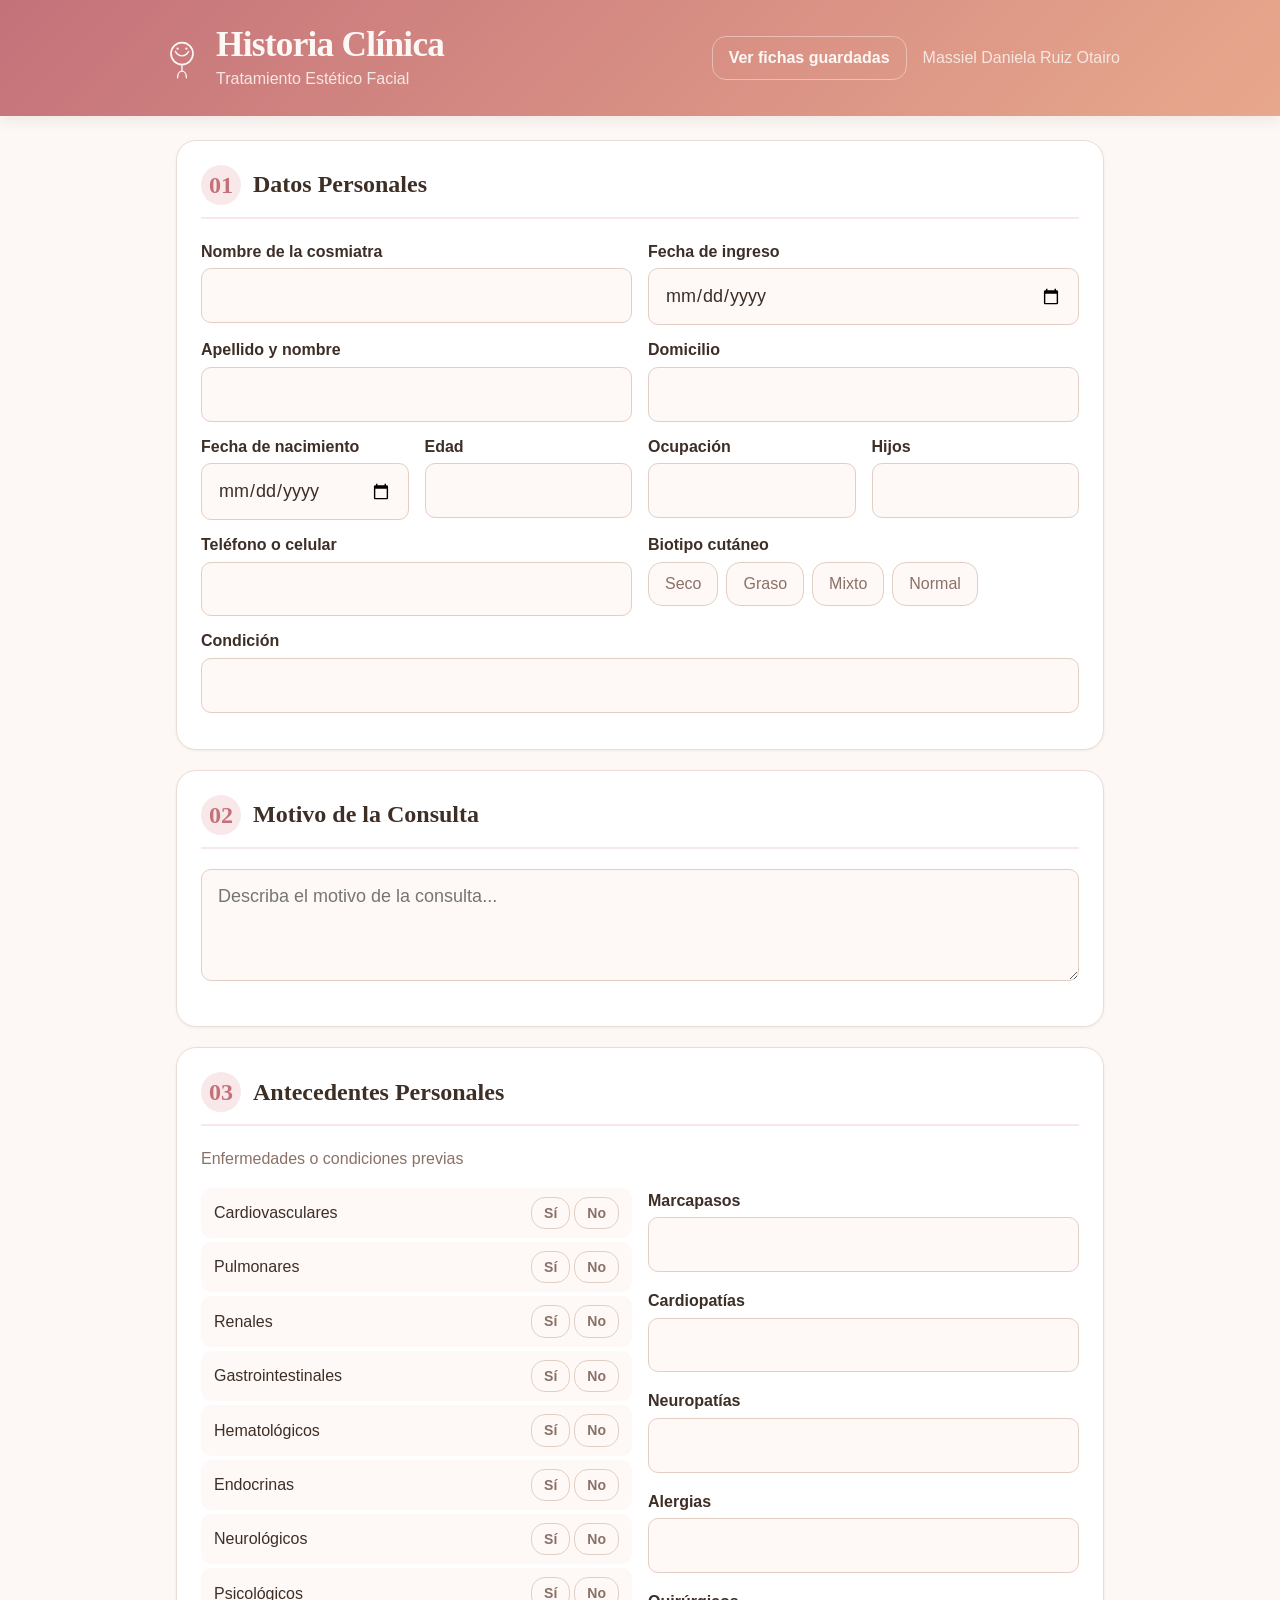
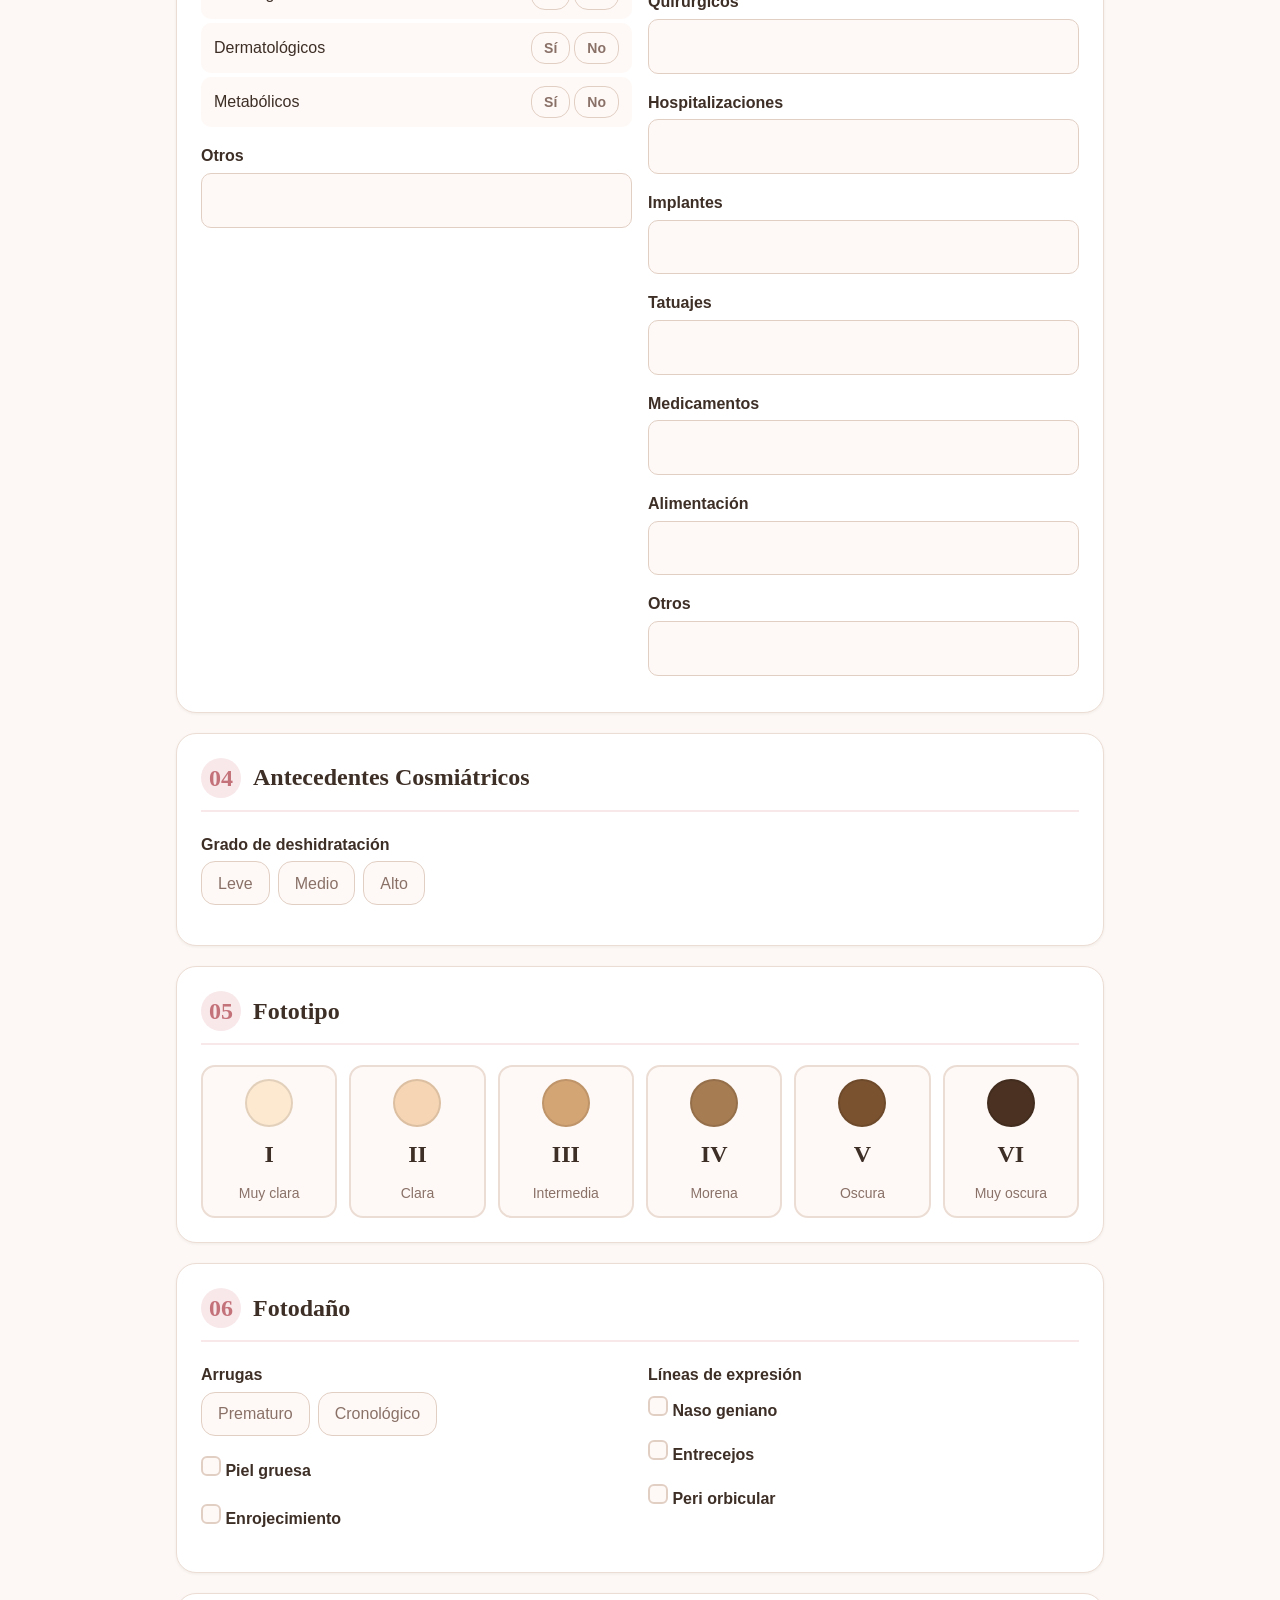
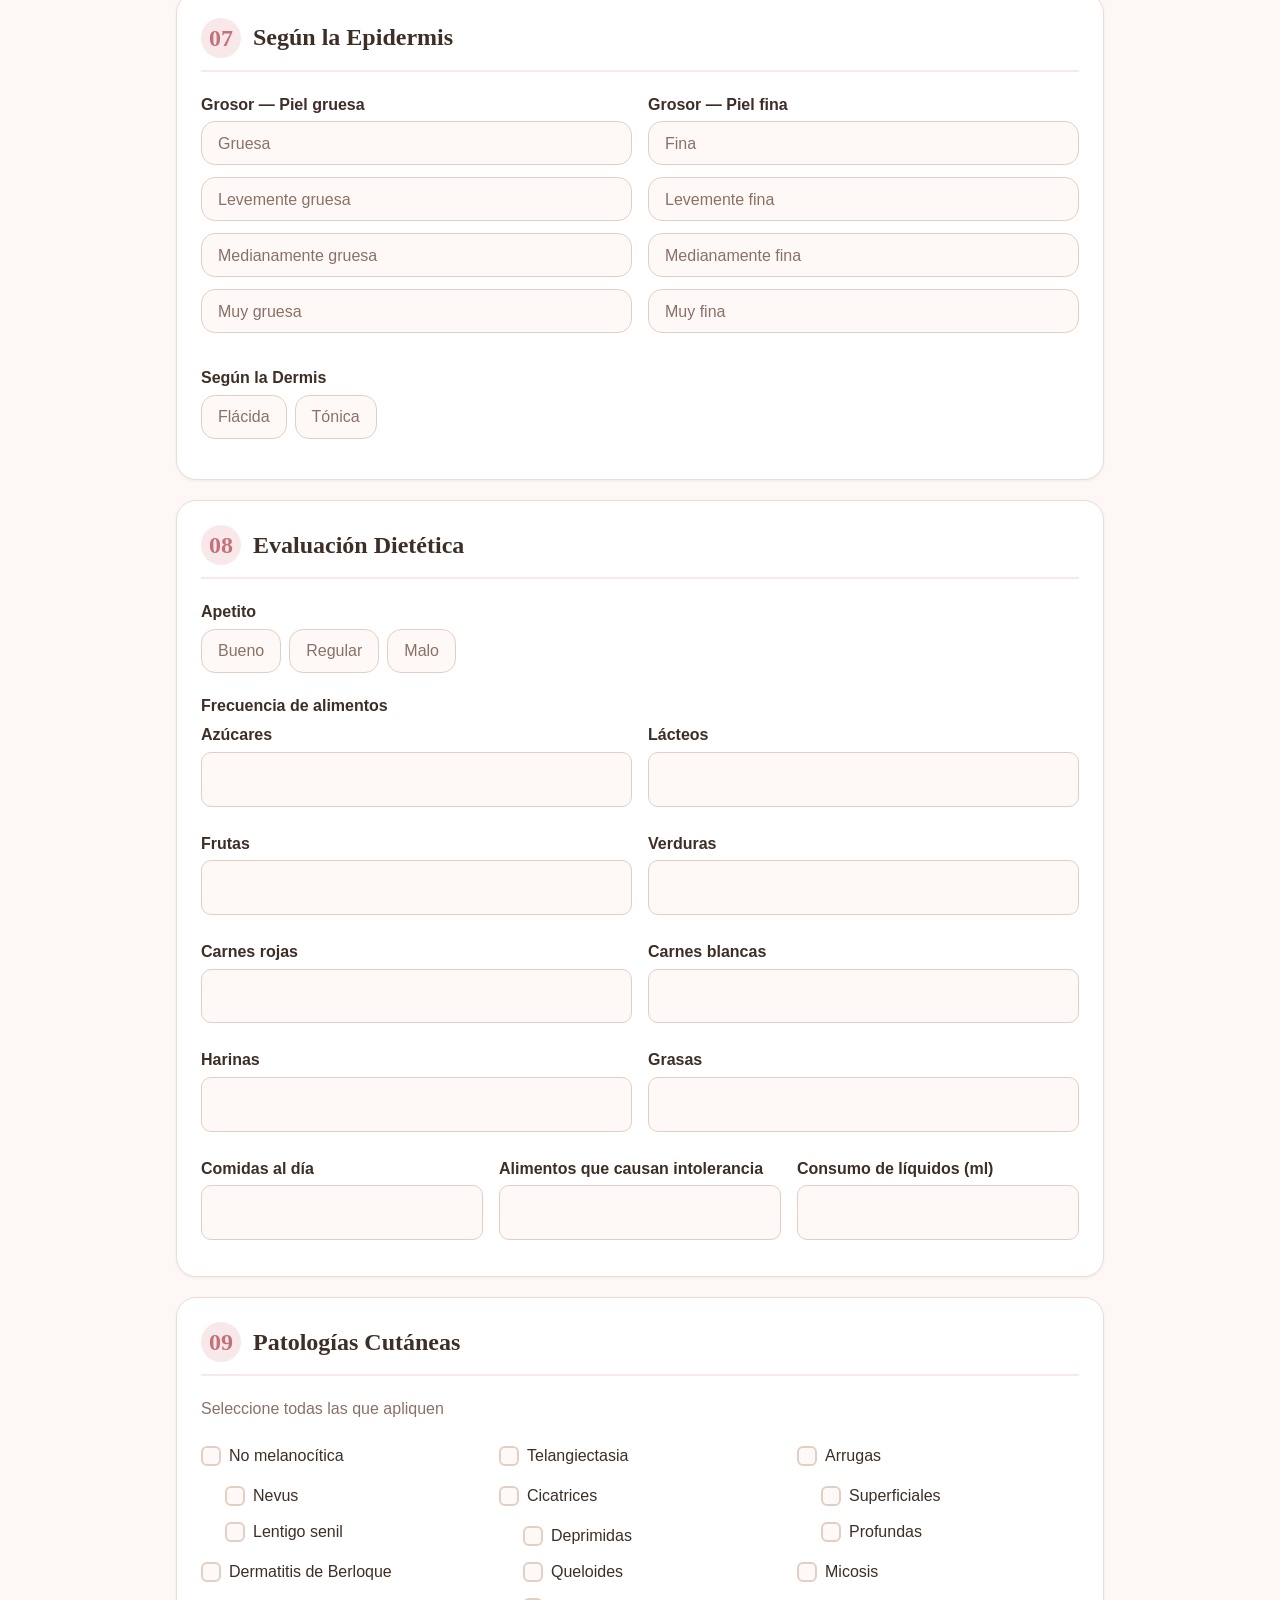
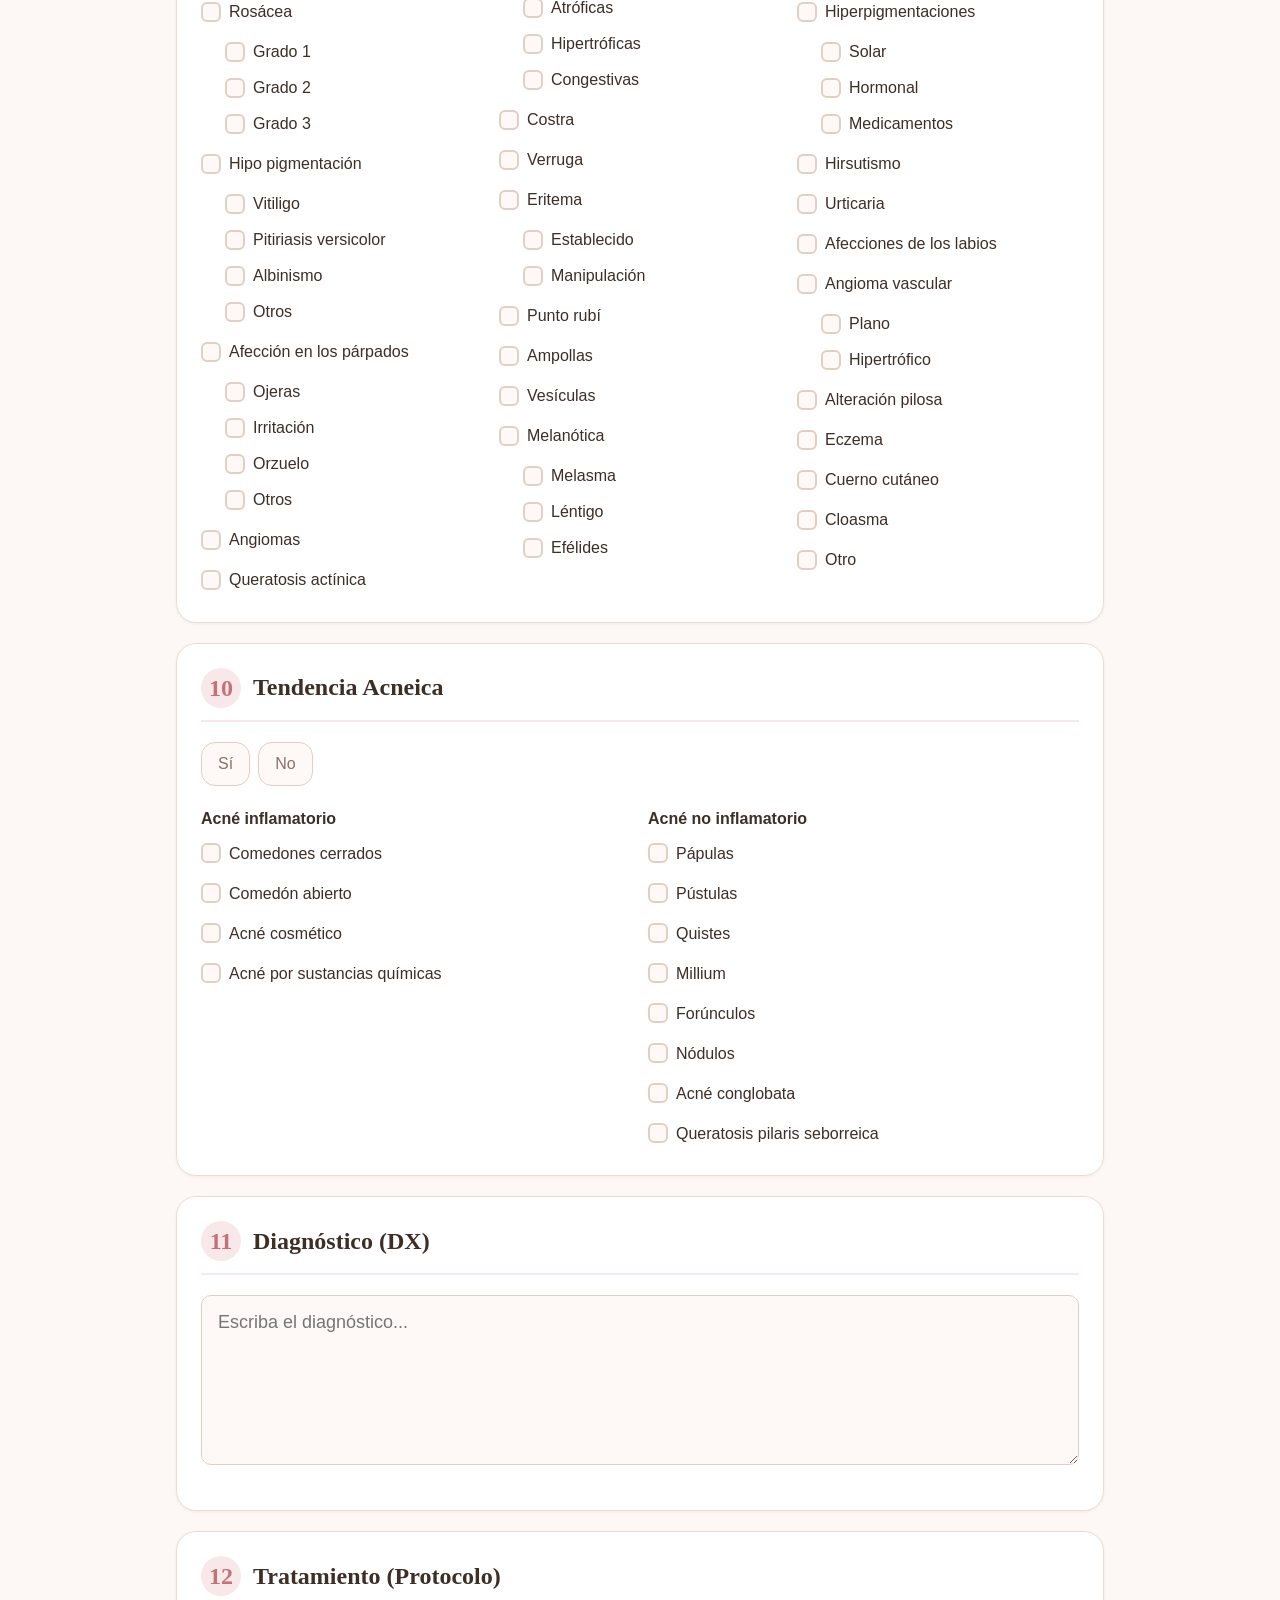
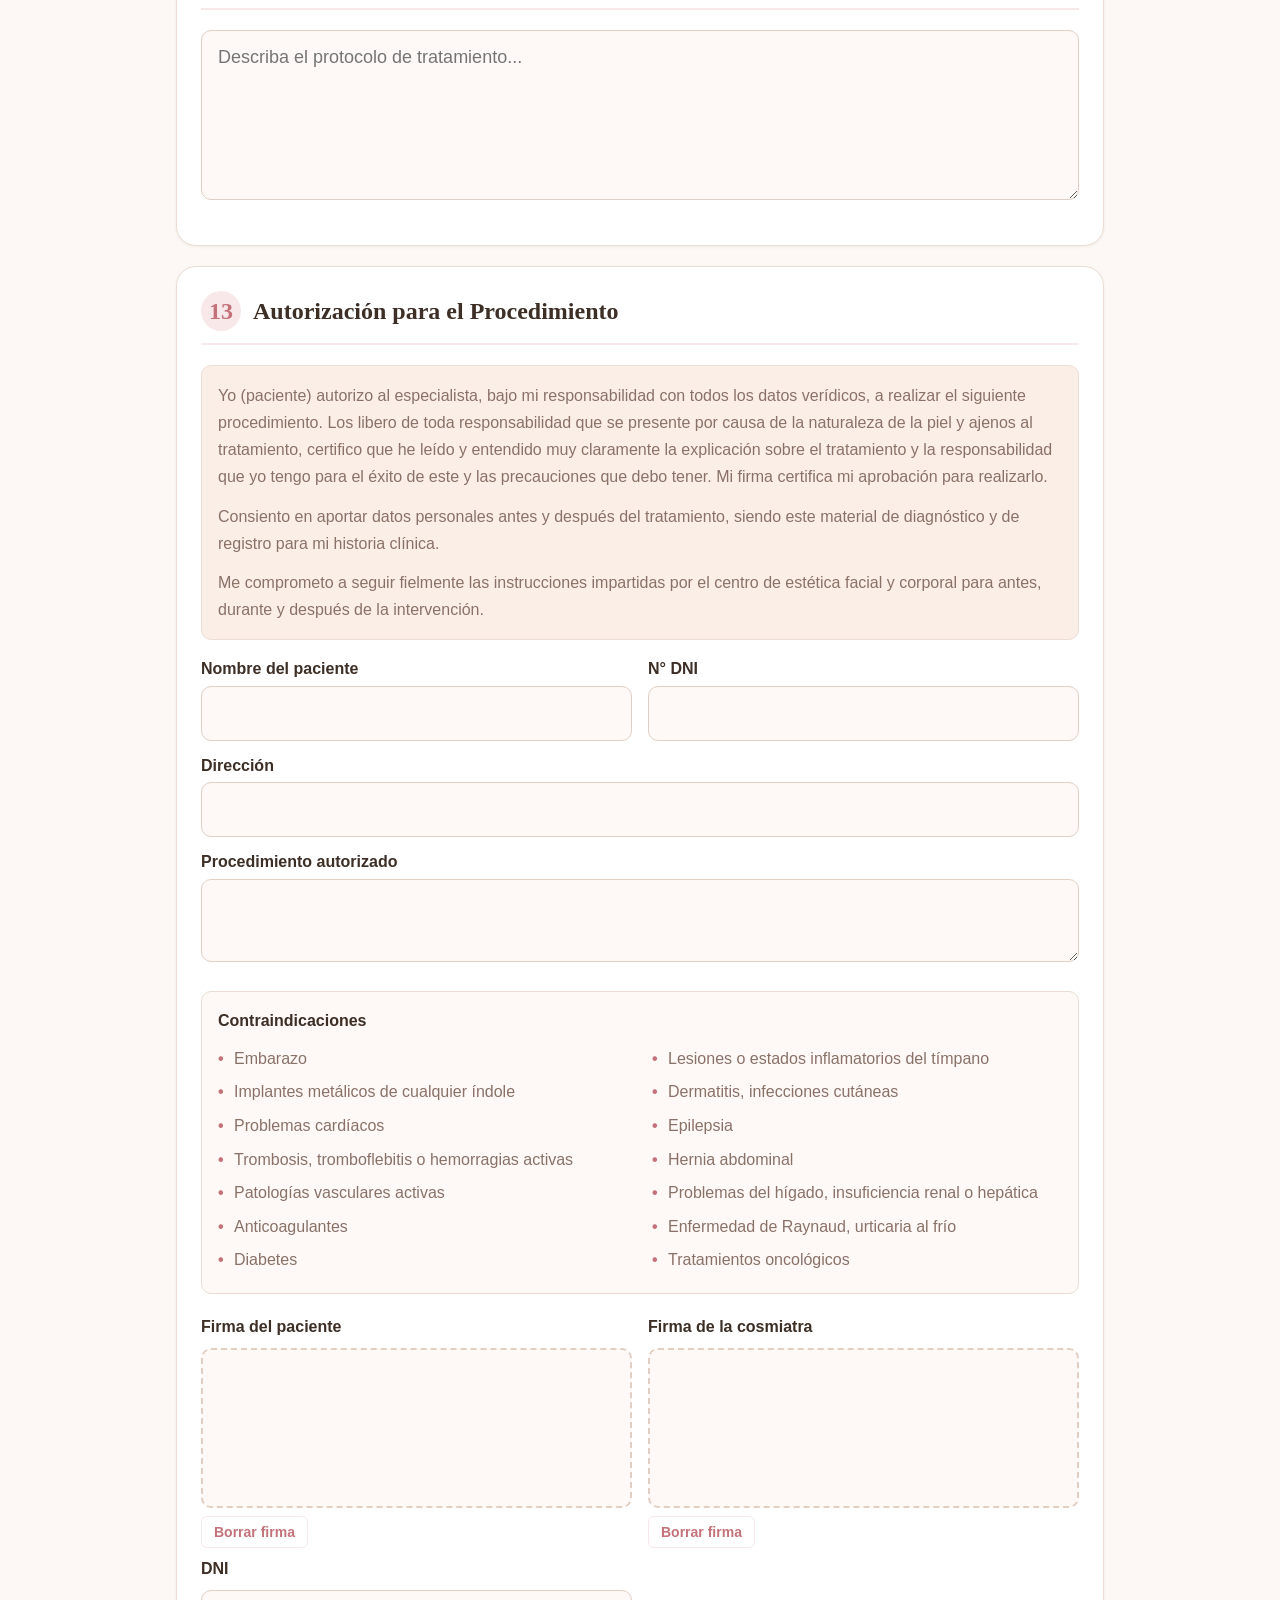
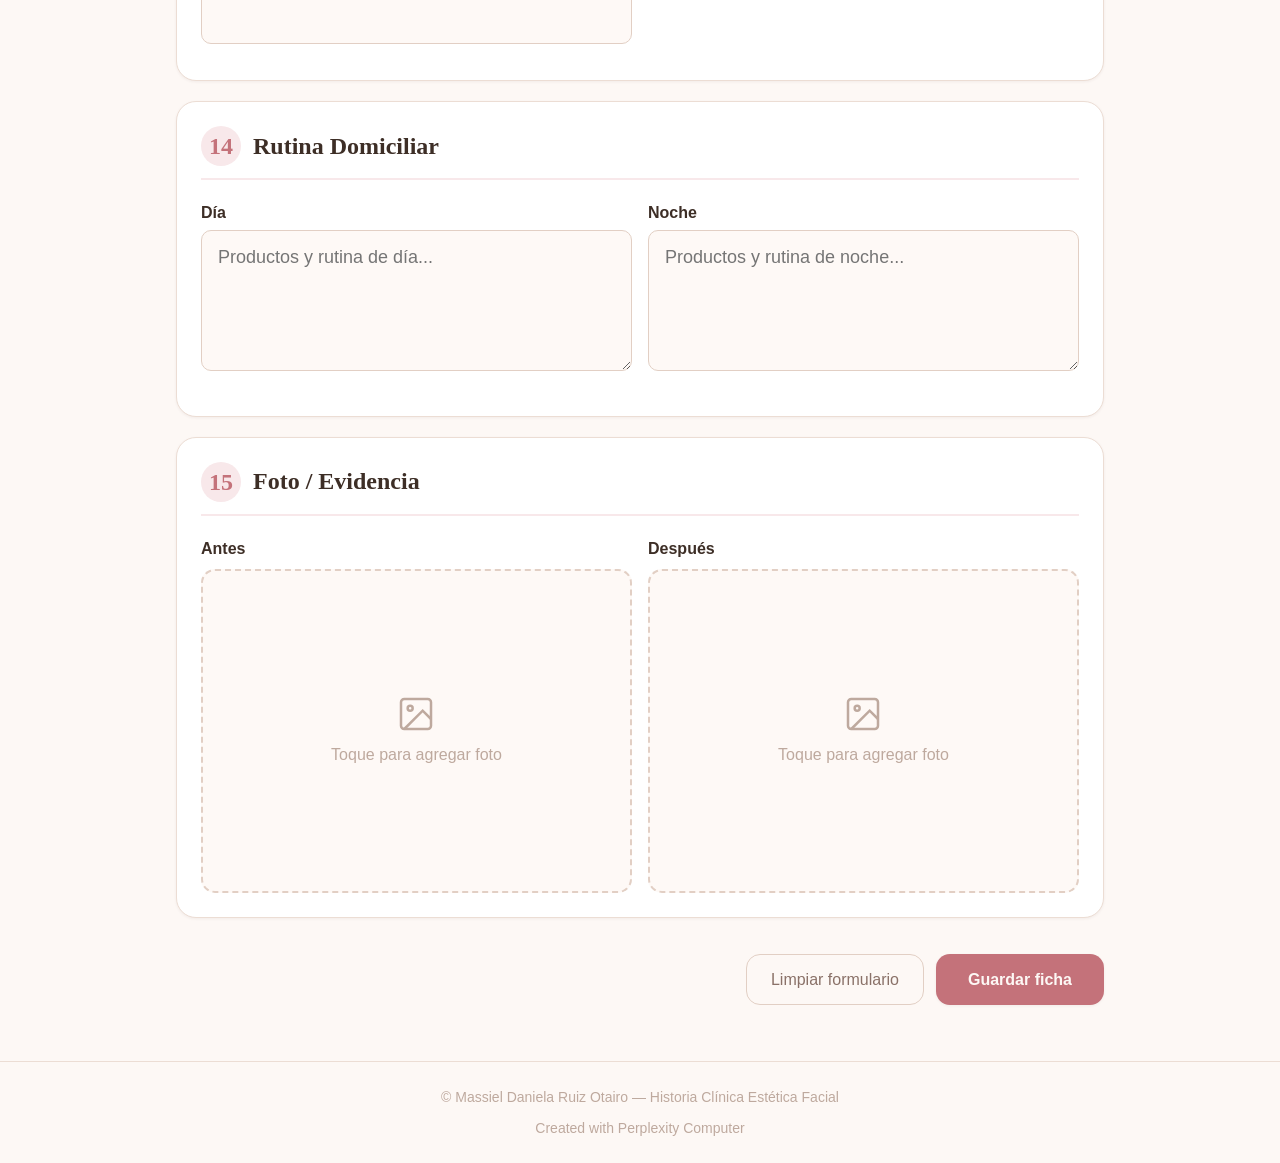
<file: index.html>
<!DOCTYPE html>
<html lang="es" data-theme="light">
<head>
<!--
   ______                            __
  / ____/___  ____ ___  ____  __  __/ /____  _____
 / /   / __ \/ __ `__ \/ __ \/ / / / __/ _ \/ ___/
/ /___/ /_/ / / / / / / /_/ / /_/ / /_/  __/ /
\____/\____/_/ /_/ /_/ .___/\__,_/\__/\___/_/
                    /_/
        Created with Perplexity Computer
        https://www.perplexity.ai/computer
-->
<meta name="generator" content="Perplexity Computer">
<meta name="author" content="Perplexity Computer">
<meta property="og:see_also" content="https://www.perplexity.ai/computer">
<link rel="author" href="https://www.perplexity.ai/computer">

<meta charset="UTF-8">
<meta name="viewport" content="width=device-width, initial-scale=1.0, user-scalable=yes">
<title>Historia Clínica — Tratamiento Estético Facial</title>
<link href="https://api.fontshare.com/v2/css?f[]=zodiak@400,500,600,700&f[]=satoshi@300,400,500,600,700&display=swap" rel="stylesheet">
<link rel="stylesheet" href="./style.css">
</head>
<body>

<!-- HEADER -->
<header class="form-header">
  <div class="header-inner">
    <div class="logo-area">
      <svg class="logo-icon" viewBox="0 0 40 40" fill="none" xmlns="http://www.w3.org/2000/svg" aria-label="Logo estética facial">
        <circle cx="20" cy="16" r="10" stroke="currentColor" stroke-width="1.5"/>
        <path d="M14 14c0 0 2 4 6 4s6-4 6-4" stroke="currentColor" stroke-width="1.2" stroke-linecap="round"/>
        <path d="M16 12.5a1 1 0 1 1 0-2 1 1 0 0 1 0 2zM24 12.5a1 1 0 1 1 0-2 1 1 0 0 1 0 2z" fill="currentColor"/>
        <path d="M20 26v6M16 38c0-4 2-6 4-6s4 2 4 6" stroke="currentColor" stroke-width="1.2" stroke-linecap="round"/>
      </svg>
      <div>
        <h1 class="header-title">Historia Clínica</h1>
        <p class="header-subtitle">Tratamiento Estético Facial</p>
      </div>
    </div>
    <div style="display:flex;align-items:center;gap:var(--space-4);flex-wrap:wrap">
      <a href="./fichas.html" style="color:var(--color-text-inverse);text-decoration:none;font-size:var(--text-sm);font-weight:600;padding:var(--space-2) var(--space-4);border:1.5px solid rgba(255,255,255,0.4);border-radius:var(--radius-lg);transition:all var(--transition-interactive)">Ver fichas guardadas</a>
      <p class="header-brand">Massiel Daniela Ruiz Otairo</p>
    </div>
  </div>
</header>

<main class="form-container">
  <form id="fichaForm" novalidate>

    <!-- ============================================ -->
    <!-- SECTION 1-2: DATOS GENERALES -->
    <!-- ============================================ -->
    <section class="form-section">
      <div class="section-header">
        <span class="section-number">01</span>
        <h2 class="section-title">Datos Personales</h2>
      </div>

      <div class="field-grid cols-2">
        <div class="field">
          <label for="cosmiatra">Nombre de la cosmiatra</label>
          <input type="text" id="cosmiatra" name="cosmiatra" autocomplete="off">
        </div>
        <div class="field">
          <label for="fecha_ingreso">Fecha de ingreso</label>
          <input type="date" id="fecha_ingreso" name="fecha_ingreso">
        </div>
      </div>

      <div class="field-grid cols-2">
        <div class="field">
          <label for="apellido_nombre">Apellido y nombre</label>
          <input type="text" id="apellido_nombre" name="apellido_nombre" autocomplete="name">
        </div>
        <div class="field">
          <label for="domicilio">Domicilio</label>
          <input type="text" id="domicilio" name="domicilio" autocomplete="street-address">
        </div>
      </div>

      <div class="field-grid cols-4">
        <div class="field">
          <label for="fecha_nacimiento">Fecha de nacimiento</label>
          <input type="date" id="fecha_nacimiento" name="fecha_nacimiento">
        </div>
        <div class="field">
          <label for="edad">Edad</label>
          <input type="number" id="edad" name="edad" min="0" max="120">
        </div>
        <div class="field">
          <label for="ocupacion">Ocupación</label>
          <input type="text" id="ocupacion" name="ocupacion">
        </div>
        <div class="field">
          <label for="hijos">Hijos</label>
          <input type="text" id="hijos" name="hijos">
        </div>
      </div>

      <div class="field-grid cols-2">
        <div class="field">
          <label for="telefono">Teléfono o celular</label>
          <input type="tel" id="telefono" name="telefono" autocomplete="tel">
        </div>
        <div class="field">
          <label>Biotipo cutáneo</label>
          <div class="chip-group">
            <label class="chip"><input type="radio" name="biotipo" value="seco"><span>Seco</span></label>
            <label class="chip"><input type="radio" name="biotipo" value="graso"><span>Graso</span></label>
            <label class="chip"><input type="radio" name="biotipo" value="mixto"><span>Mixto</span></label>
            <label class="chip"><input type="radio" name="biotipo" value="normal"><span>Normal</span></label>
          </div>
        </div>
      </div>

      <div class="field">
        <label for="condicion">Condición</label>
        <input type="text" id="condicion" name="condicion">
      </div>
    </section>

    <!-- ============================================ -->
    <!-- SECTION 3: MOTIVO DE CONSULTA -->
    <!-- ============================================ -->
    <section class="form-section">
      <div class="section-header">
        <span class="section-number">02</span>
        <h2 class="section-title">Motivo de la Consulta</h2>
      </div>
      <div class="field">
        <textarea id="motivo_consulta" name="motivo_consulta" rows="3" placeholder="Describa el motivo de la consulta..."></textarea>
      </div>
    </section>

    <!-- ============================================ -->
    <!-- SECTION 4: ANTECEDENTES PERSONALES -->
    <!-- ============================================ -->
    <section class="form-section">
      <div class="section-header">
        <span class="section-number">03</span>
        <h2 class="section-title">Antecedentes Personales</h2>
      </div>

      <p class="section-desc">Enfermedades o condiciones previas</p>

      <div class="field-grid cols-2">
        <div class="antecedentes-list">
          <label class="toggle-row">
            <span>Cardiovasculares</span>
            <div class="toggle-group">
              <label class="chip-sm"><input type="radio" name="cardiov" value="si"><span>Sí</span></label>
              <label class="chip-sm"><input type="radio" name="cardiov" value="no"><span>No</span></label>
            </div>
          </label>
          <label class="toggle-row">
            <span>Pulmonares</span>
            <div class="toggle-group">
              <label class="chip-sm"><input type="radio" name="pulmon" value="si"><span>Sí</span></label>
              <label class="chip-sm"><input type="radio" name="pulmon" value="no"><span>No</span></label>
            </div>
          </label>
          <label class="toggle-row">
            <span>Renales</span>
            <div class="toggle-group">
              <label class="chip-sm"><input type="radio" name="renales" value="si"><span>Sí</span></label>
              <label class="chip-sm"><input type="radio" name="renales" value="no"><span>No</span></label>
            </div>
          </label>
          <label class="toggle-row">
            <span>Gastrointestinales</span>
            <div class="toggle-group">
              <label class="chip-sm"><input type="radio" name="gastro" value="si"><span>Sí</span></label>
              <label class="chip-sm"><input type="radio" name="gastro" value="no"><span>No</span></label>
            </div>
          </label>
          <label class="toggle-row">
            <span>Hematológicos</span>
            <div class="toggle-group">
              <label class="chip-sm"><input type="radio" name="hemato" value="si"><span>Sí</span></label>
              <label class="chip-sm"><input type="radio" name="hemato" value="no"><span>No</span></label>
            </div>
          </label>
          <label class="toggle-row">
            <span>Endocrinas</span>
            <div class="toggle-group">
              <label class="chip-sm"><input type="radio" name="endocr" value="si"><span>Sí</span></label>
              <label class="chip-sm"><input type="radio" name="endocr" value="no"><span>No</span></label>
            </div>
          </label>
          <label class="toggle-row">
            <span>Neurológicos</span>
            <div class="toggle-group">
              <label class="chip-sm"><input type="radio" name="neuro" value="si"><span>Sí</span></label>
              <label class="chip-sm"><input type="radio" name="neuro" value="no"><span>No</span></label>
            </div>
          </label>
          <label class="toggle-row">
            <span>Psicológicos</span>
            <div class="toggle-group">
              <label class="chip-sm"><input type="radio" name="psico" value="si"><span>Sí</span></label>
              <label class="chip-sm"><input type="radio" name="psico" value="no"><span>No</span></label>
            </div>
          </label>
          <label class="toggle-row">
            <span>Dermatológicos</span>
            <div class="toggle-group">
              <label class="chip-sm"><input type="radio" name="derma" value="si"><span>Sí</span></label>
              <label class="chip-sm"><input type="radio" name="derma" value="no"><span>No</span></label>
            </div>
          </label>
          <label class="toggle-row">
            <span>Metabólicos</span>
            <div class="toggle-group">
              <label class="chip-sm"><input type="radio" name="metab" value="si"><span>Sí</span></label>
              <label class="chip-sm"><input type="radio" name="metab" value="no"><span>No</span></label>
            </div>
          </label>
          <div class="field" style="margin-top: var(--space-3);">
            <label for="otros_antec">Otros</label>
            <input type="text" id="otros_antec" name="otros_antec">
          </div>
        </div>

        <div class="antecedentes-detail">
          <div class="field">
            <label for="marcapasos">Marcapasos</label>
            <input type="text" id="marcapasos" name="marcapasos">
          </div>
          <div class="field">
            <label for="cardiopatias">Cardiopatías</label>
            <input type="text" id="cardiopatias" name="cardiopatias">
          </div>
          <div class="field">
            <label for="neuropatias">Neuropatías</label>
            <input type="text" id="neuropatias" name="neuropatias">
          </div>
          <div class="field">
            <label for="alergias">Alergias</label>
            <input type="text" id="alergias" name="alergias">
          </div>
          <div class="field">
            <label for="quirurgicos">Quirúrgicos</label>
            <input type="text" id="quirurgicos" name="quirurgicos">
          </div>
          <div class="field">
            <label for="hospitalizaciones">Hospitalizaciones</label>
            <input type="text" id="hospitalizaciones" name="hospitalizaciones">
          </div>
          <div class="field">
            <label for="implantes">Implantes</label>
            <input type="text" id="implantes" name="implantes">
          </div>
          <div class="field">
            <label for="tatuajes">Tatuajes</label>
            <input type="text" id="tatuajes" name="tatuajes">
          </div>
          <div class="field">
            <label for="medicamentos">Medicamentos</label>
            <input type="text" id="medicamentos" name="medicamentos">
          </div>
          <div class="field">
            <label for="alimentacion_ant">Alimentación</label>
            <input type="text" id="alimentacion_ant" name="alimentacion_ant">
          </div>
          <div class="field">
            <label for="otros_detail">Otros</label>
            <input type="text" id="otros_detail" name="otros_detail">
          </div>
        </div>
      </div>
    </section>

    <!-- ============================================ -->
    <!-- SECTION 5: ANTECEDENTES COSMIATRICOS -->
    <!-- ============================================ -->
    <section class="form-section">
      <div class="section-header">
        <span class="section-number">04</span>
        <h2 class="section-title">Antecedentes Cosmiátricos</h2>
      </div>

      <div class="field-grid cols-3">
        <div class="field">
          <label>Grado de deshidratación</label>
          <div class="chip-group">
            <label class="chip"><input type="radio" name="deshidratacion" value="leve"><span>Leve</span></label>
            <label class="chip"><input type="radio" name="deshidratacion" value="medio"><span>Medio</span></label>
            <label class="chip"><input type="radio" name="deshidratacion" value="alto"><span>Alto</span></label>
          </div>
        </div>
      </div>
    </section>

    <!-- ============================================ -->
    <!-- SECTION 6: FOTOTIPO -->
    <!-- ============================================ -->
    <section class="form-section">
      <div class="section-header">
        <span class="section-number">05</span>
        <h2 class="section-title">Fototipo</h2>
      </div>
      <div class="fototipo-grid">
        <label class="fototipo-card">
          <input type="radio" name="fototipo" value="1">
          <div class="fototipo-inner">
            <div class="fototipo-swatch" style="background: #fde8d0;"></div>
            <span class="fototipo-label">I</span>
            <span class="fototipo-desc">Muy clara</span>
          </div>
        </label>
        <label class="fototipo-card">
          <input type="radio" name="fototipo" value="2">
          <div class="fototipo-inner">
            <div class="fototipo-swatch" style="background: #f5d5b3;"></div>
            <span class="fototipo-label">II</span>
            <span class="fototipo-desc">Clara</span>
          </div>
        </label>
        <label class="fototipo-card">
          <input type="radio" name="fototipo" value="3">
          <div class="fototipo-inner">
            <div class="fototipo-swatch" style="background: #d4a574;"></div>
            <span class="fototipo-label">III</span>
            <span class="fototipo-desc">Intermedia</span>
          </div>
        </label>
        <label class="fototipo-card">
          <input type="radio" name="fototipo" value="4">
          <div class="fototipo-inner">
            <div class="fototipo-swatch" style="background: #a67c52;"></div>
            <span class="fototipo-label">IV</span>
            <span class="fototipo-desc">Morena</span>
          </div>
        </label>
        <label class="fototipo-card">
          <input type="radio" name="fototipo" value="5">
          <div class="fototipo-inner">
            <div class="fototipo-swatch" style="background: #7a5230;"></div>
            <span class="fototipo-label">V</span>
            <span class="fototipo-desc">Oscura</span>
          </div>
        </label>
        <label class="fototipo-card">
          <input type="radio" name="fototipo" value="6">
          <div class="fototipo-inner">
            <div class="fototipo-swatch" style="background: #4a3121;"></div>
            <span class="fototipo-label">VI</span>
            <span class="fototipo-desc">Muy oscura</span>
          </div>
        </label>
      </div>
    </section>

    <!-- ============================================ -->
    <!-- SECTION 7: FOTODAÑO -->
    <!-- ============================================ -->
    <section class="form-section">
      <div class="section-header">
        <span class="section-number">06</span>
        <h2 class="section-title">Fotodaño</h2>
      </div>

      <div class="field-grid cols-2">
        <div>
          <div class="field">
            <label>Arrugas</label>
            <div class="chip-group">
              <label class="chip"><input type="radio" name="arrugas_tipo" value="prematuro"><span>Prematuro</span></label>
              <label class="chip"><input type="radio" name="arrugas_tipo" value="cronologico"><span>Cronológico</span></label>
            </div>
          </div>
          <div class="field">
            <label class="checkbox-label"><input type="checkbox" name="piel_gruesa" value="si"> Piel gruesa</label>
          </div>
          <div class="field">
            <label class="checkbox-label"><input type="checkbox" name="enrojecimiento" value="si"> Enrojecimiento</label>
          </div>
        </div>
        <div>
          <div class="field">
            <label>Líneas de expresión</label>
            <div class="check-list">
              <label class="checkbox-label"><input type="checkbox" name="lineas_naso" value="si"> Naso geniano</label>
              <label class="checkbox-label"><input type="checkbox" name="lineas_entrecejos" value="si"> Entrecejos</label>
              <label class="checkbox-label"><input type="checkbox" name="lineas_periorbicular" value="si"> Peri orbicular</label>
            </div>
          </div>
        </div>
      </div>
    </section>

    <!-- ============================================ -->
    <!-- SECTION 8: SEGÚN LA EPIDERMIS -->
    <!-- ============================================ -->
    <section class="form-section">
      <div class="section-header">
        <span class="section-number">07</span>
        <h2 class="section-title">Según la Epidermis</h2>
      </div>

      <div class="field-grid cols-2">
        <div class="field">
          <label>Grosor — Piel gruesa</label>
          <div class="chip-group vertical">
            <label class="chip"><input type="radio" name="grosor_gruesa" value="gruesa"><span>Gruesa</span></label>
            <label class="chip"><input type="radio" name="grosor_gruesa" value="levemente_gruesa"><span>Levemente gruesa</span></label>
            <label class="chip"><input type="radio" name="grosor_gruesa" value="medianamente_gruesa"><span>Medianamente gruesa</span></label>
            <label class="chip"><input type="radio" name="grosor_gruesa" value="muy_gruesa"><span>Muy gruesa</span></label>
          </div>
        </div>
        <div class="field">
          <label>Grosor — Piel fina</label>
          <div class="chip-group vertical">
            <label class="chip"><input type="radio" name="grosor_fina" value="fina"><span>Fina</span></label>
            <label class="chip"><input type="radio" name="grosor_fina" value="levemente_fina"><span>Levemente fina</span></label>
            <label class="chip"><input type="radio" name="grosor_fina" value="medianamente_fina"><span>Medianamente fina</span></label>
            <label class="chip"><input type="radio" name="grosor_fina" value="muy_fina"><span>Muy fina</span></label>
          </div>
        </div>
      </div>

      <div class="field-grid cols-2" style="margin-top: var(--space-4);">
        <div class="field">
          <label>Según la Dermis</label>
          <div class="chip-group">
            <label class="chip"><input type="radio" name="dermis" value="flacida"><span>Flácida</span></label>
            <label class="chip"><input type="radio" name="dermis" value="tonica"><span>Tónica</span></label>
          </div>
        </div>
      </div>
    </section>

    <!-- ============================================ -->
    <!-- SECTION 9: EVALUACION DIETETICA -->
    <!-- ============================================ -->
    <section class="form-section">
      <div class="section-header">
        <span class="section-number">08</span>
        <h2 class="section-title">Evaluación Dietética</h2>
      </div>

      <div class="field">
        <label>Apetito</label>
        <div class="chip-group">
          <label class="chip"><input type="radio" name="apetito" value="bueno"><span>Bueno</span></label>
          <label class="chip"><input type="radio" name="apetito" value="regular"><span>Regular</span></label>
          <label class="chip"><input type="radio" name="apetito" value="malo"><span>Malo</span></label>
        </div>
      </div>

      <p class="field-label" style="margin-top: var(--space-4);">Frecuencia de alimentos</p>
      <div class="field-grid cols-2">
        <div class="field">
          <label for="azucares">Azúcares</label>
          <input type="text" id="azucares" name="azucares">
        </div>
        <div class="field">
          <label for="lacteos">Lácteos</label>
          <input type="text" id="lacteos" name="lacteos">
        </div>
        <div class="field">
          <label for="frutas">Frutas</label>
          <input type="text" id="frutas" name="frutas">
        </div>
        <div class="field">
          <label for="verduras">Verduras</label>
          <input type="text" id="verduras" name="verduras">
        </div>
        <div class="field">
          <label for="carnes_rojas">Carnes rojas</label>
          <input type="text" id="carnes_rojas" name="carnes_rojas">
        </div>
        <div class="field">
          <label for="carnes_blancas">Carnes blancas</label>
          <input type="text" id="carnes_blancas" name="carnes_blancas">
        </div>
        <div class="field">
          <label for="harinas">Harinas</label>
          <input type="text" id="harinas" name="harinas">
        </div>
        <div class="field">
          <label for="grasas">Grasas</label>
          <input type="text" id="grasas" name="grasas">
        </div>
      </div>

      <div class="field-grid cols-3" style="margin-top: var(--space-3);">
        <div class="field">
          <label for="comidas_dia">Comidas al día</label>
          <input type="number" id="comidas_dia" name="comidas_dia" min="0" max="12">
        </div>
        <div class="field">
          <label for="intolerancias">Alimentos que causan intolerancia</label>
          <input type="text" id="intolerancias" name="intolerancias">
        </div>
        <div class="field">
          <label for="liquidos">Consumo de líquidos (ml)</label>
          <input type="number" id="liquidos" name="liquidos" min="0" step="100">
        </div>
      </div>
    </section>

    <!-- ============================================ -->
    <!-- SECTION 10: PATOLOGÍAS CUTÁNEAS -->
    <!-- ============================================ -->
    <section class="form-section">
      <div class="section-header">
        <span class="section-number">09</span>
        <h2 class="section-title">Patologías Cutáneas</h2>
      </div>

      <p class="section-desc">Seleccione todas las que apliquen</p>

      <div class="patologias-grid">
        <!-- Column 1 -->
        <div class="patologia-col">
          <label class="checkbox-label"><input type="checkbox" name="pat_no_melanocitica" value="si"> No melanocítica</label>
          <div class="sub-checks">
            <label class="checkbox-label"><input type="checkbox" name="pat_nevus" value="si"> Nevus</label>
            <label class="checkbox-label"><input type="checkbox" name="pat_lentigo_senil" value="si"> Lentigo senil</label>
          </div>
          <label class="checkbox-label"><input type="checkbox" name="pat_dermatitis_berloque" value="si"> Dermatitis de Berloque</label>
          <label class="checkbox-label"><input type="checkbox" name="pat_rosacea" value="si"> Rosácea</label>
          <div class="sub-checks">
            <label class="checkbox-label"><input type="checkbox" name="pat_rosacea_g1" value="si"> Grado 1</label>
            <label class="checkbox-label"><input type="checkbox" name="pat_rosacea_g2" value="si"> Grado 2</label>
            <label class="checkbox-label"><input type="checkbox" name="pat_rosacea_g3" value="si"> Grado 3</label>
          </div>
          <label class="checkbox-label"><input type="checkbox" name="pat_hipo_pig" value="si"> Hipo pigmentación</label>
          <div class="sub-checks">
            <label class="checkbox-label"><input type="checkbox" name="pat_vitiligo" value="si"> Vitiligo</label>
            <label class="checkbox-label"><input type="checkbox" name="pat_pitiriasis" value="si"> Pitiriasis versicolor</label>
            <label class="checkbox-label"><input type="checkbox" name="pat_albinismo" value="si"> Albinismo</label>
            <label class="checkbox-label"><input type="checkbox" name="pat_hipo_otros" value="si"> Otros</label>
          </div>
          <label class="checkbox-label"><input type="checkbox" name="pat_afeccion_parpados" value="si"> Afección en los párpados</label>
          <div class="sub-checks">
            <label class="checkbox-label"><input type="checkbox" name="pat_ojeras" value="si"> Ojeras</label>
            <label class="checkbox-label"><input type="checkbox" name="pat_irritacion" value="si"> Irritación</label>
            <label class="checkbox-label"><input type="checkbox" name="pat_orzuelo" value="si"> Orzuelo</label>
            <label class="checkbox-label"><input type="checkbox" name="pat_parp_otros" value="si"> Otros</label>
          </div>
          <label class="checkbox-label"><input type="checkbox" name="pat_angiomas" value="si"> Angiomas</label>
          <label class="checkbox-label"><input type="checkbox" name="pat_queratosis_actinica" value="si"> Queratosis actínica</label>
        </div>

        <!-- Column 2 -->
        <div class="patologia-col">
          <label class="checkbox-label"><input type="checkbox" name="pat_telangiectasia" value="si"> Telangiectasia</label>
          <label class="checkbox-label"><input type="checkbox" name="pat_cicatrices" value="si"> Cicatrices</label>
          <div class="sub-checks">
            <label class="checkbox-label"><input type="checkbox" name="pat_cic_deprimidas" value="si"> Deprimidas</label>
            <label class="checkbox-label"><input type="checkbox" name="pat_cic_queloides" value="si"> Queloides</label>
            <label class="checkbox-label"><input type="checkbox" name="pat_cic_atroficas" value="si"> Atróficas</label>
            <label class="checkbox-label"><input type="checkbox" name="pat_cic_hipertroficas" value="si"> Hipertróficas</label>
            <label class="checkbox-label"><input type="checkbox" name="pat_cic_congestivas" value="si"> Congestivas</label>
          </div>
          <label class="checkbox-label"><input type="checkbox" name="pat_costra" value="si"> Costra</label>
          <label class="checkbox-label"><input type="checkbox" name="pat_verruga" value="si"> Verruga</label>
          <label class="checkbox-label"><input type="checkbox" name="pat_eritema" value="si"> Eritema</label>
          <div class="sub-checks">
            <label class="checkbox-label"><input type="checkbox" name="pat_eritema_establ" value="si"> Establecido</label>
            <label class="checkbox-label"><input type="checkbox" name="pat_eritema_manip" value="si"> Manipulación</label>
          </div>
          <label class="checkbox-label"><input type="checkbox" name="pat_punto_rubi" value="si"> Punto rubí</label>
          <label class="checkbox-label"><input type="checkbox" name="pat_ampollas" value="si"> Ampollas</label>
          <label class="checkbox-label"><input type="checkbox" name="pat_vesiculas" value="si"> Vesículas</label>
          <label class="checkbox-label"><input type="checkbox" name="pat_melanotica" value="si"> Melanótica</label>
          <div class="sub-checks">
            <label class="checkbox-label"><input type="checkbox" name="pat_melasma" value="si"> Melasma</label>
            <label class="checkbox-label"><input type="checkbox" name="pat_lentigo" value="si"> Léntigo</label>
            <label class="checkbox-label"><input type="checkbox" name="pat_efelides" value="si"> Efélides</label>
          </div>
        </div>

        <!-- Column 3 -->
        <div class="patologia-col">
          <label class="checkbox-label"><input type="checkbox" name="pat_arrugas" value="si"> Arrugas</label>
          <div class="sub-checks">
            <label class="checkbox-label"><input type="checkbox" name="pat_arrugas_superf" value="si"> Superficiales</label>
            <label class="checkbox-label"><input type="checkbox" name="pat_arrugas_prof" value="si"> Profundas</label>
          </div>
          <label class="checkbox-label"><input type="checkbox" name="pat_micosis" value="si"> Micosis</label>
          <label class="checkbox-label"><input type="checkbox" name="pat_hiperpigmentacion" value="si"> Hiperpigmentaciones</label>
          <div class="sub-checks">
            <label class="checkbox-label"><input type="checkbox" name="pat_hiper_solar" value="si"> Solar</label>
            <label class="checkbox-label"><input type="checkbox" name="pat_hiper_hormonal" value="si"> Hormonal</label>
            <label class="checkbox-label"><input type="checkbox" name="pat_hiper_medicam" value="si"> Medicamentos</label>
          </div>
          <label class="checkbox-label"><input type="checkbox" name="pat_hirsutismo" value="si"> Hirsutismo</label>
          <label class="checkbox-label"><input type="checkbox" name="pat_urticaria" value="si"> Urticaria</label>
          <label class="checkbox-label"><input type="checkbox" name="pat_afec_labios" value="si"> Afecciones de los labios</label>
          <label class="checkbox-label"><input type="checkbox" name="pat_angioma_vascular" value="si"> Angioma vascular</label>
          <div class="sub-checks">
            <label class="checkbox-label"><input type="checkbox" name="pat_angioma_plano" value="si"> Plano</label>
            <label class="checkbox-label"><input type="checkbox" name="pat_angioma_hipert" value="si"> Hipertrófico</label>
          </div>
          <label class="checkbox-label"><input type="checkbox" name="pat_alteracion_pilosa" value="si"> Alteración pilosa</label>
          <label class="checkbox-label"><input type="checkbox" name="pat_eczema" value="si"> Eczema</label>
          <label class="checkbox-label"><input type="checkbox" name="pat_cuerno_cutaneo" value="si"> Cuerno cutáneo</label>
          <label class="checkbox-label"><input type="checkbox" name="pat_cloasma" value="si"> Cloasma</label>
          <label class="checkbox-label"><input type="checkbox" name="pat_otro" value="si"> Otro</label>
        </div>
      </div>
    </section>

    <!-- ============================================ -->
    <!-- SECTION 11: TENDENCIA ACNEICA -->
    <!-- ============================================ -->
    <section class="form-section">
      <div class="section-header">
        <span class="section-number">10</span>
        <h2 class="section-title">Tendencia Acneica</h2>
      </div>

      <div class="field">
        <div class="chip-group">
          <label class="chip"><input type="radio" name="tendencia_acneica" value="si"><span>Sí</span></label>
          <label class="chip"><input type="radio" name="tendencia_acneica" value="no"><span>No</span></label>
        </div>
      </div>

      <div class="field-grid cols-2" style="margin-top: var(--space-4);">
        <div>
          <p class="field-label">Acné inflamatorio</p>
          <div class="check-list">
            <label class="checkbox-label"><input type="checkbox" name="acne_comedones_cerr" value="si"> Comedones cerrados</label>
            <label class="checkbox-label"><input type="checkbox" name="acne_comedon_abierto" value="si"> Comedón abierto</label>
            <label class="checkbox-label"><input type="checkbox" name="acne_cosmetico" value="si"> Acné cosmético</label>
            <label class="checkbox-label"><input type="checkbox" name="acne_quimico" value="si"> Acné por sustancias químicas</label>
          </div>
        </div>
        <div>
          <p class="field-label">Acné no inflamatorio</p>
          <div class="check-list">
            <label class="checkbox-label"><input type="checkbox" name="acne_papulas" value="si"> Pápulas</label>
            <label class="checkbox-label"><input type="checkbox" name="acne_pustulas" value="si"> Pústulas</label>
            <label class="checkbox-label"><input type="checkbox" name="acne_quistes" value="si"> Quistes</label>
            <label class="checkbox-label"><input type="checkbox" name="acne_millium" value="si"> Millium</label>
            <label class="checkbox-label"><input type="checkbox" name="acne_forunculos" value="si"> Forúnculos</label>
            <label class="checkbox-label"><input type="checkbox" name="acne_nodulos" value="si"> Nódulos</label>
            <label class="checkbox-label"><input type="checkbox" name="acne_conglobata" value="si"> Acné conglobata</label>
            <label class="checkbox-label"><input type="checkbox" name="acne_queratosis" value="si"> Queratosis pilaris seborreica</label>
          </div>
        </div>
      </div>
    </section>

    <!-- ============================================ -->
    <!-- SECTION 12: DIAGNOSTICO -->
    <!-- ============================================ -->
    <section class="form-section">
      <div class="section-header">
        <span class="section-number">11</span>
        <h2 class="section-title">Diagnóstico (DX)</h2>
      </div>
      <div class="field">
        <textarea id="diagnostico" name="diagnostico" rows="5" placeholder="Escriba el diagnóstico..."></textarea>
      </div>
    </section>

    <!-- ============================================ -->
    <!-- SECTION 13: TRATAMIENTO -->
    <!-- ============================================ -->
    <section class="form-section">
      <div class="section-header">
        <span class="section-number">12</span>
        <h2 class="section-title">Tratamiento (Protocolo)</h2>
      </div>
      <div class="field">
        <textarea id="tratamiento" name="tratamiento" rows="5" placeholder="Describa el protocolo de tratamiento..."></textarea>
      </div>
    </section>

    <!-- ============================================ -->
    <!-- SECTION 14: AUTORIZACION -->
    <!-- ============================================ -->
    <section class="form-section section-consent">
      <div class="section-header">
        <span class="section-number">13</span>
        <h2 class="section-title">Autorización para el Procedimiento</h2>
      </div>

      <div class="consent-text">
        <p>Yo (paciente) autorizo al especialista, bajo mi responsabilidad con todos los datos verídicos, a realizar el siguiente procedimiento. Los libero de toda responsabilidad que se presente por causa de la naturaleza de la piel y ajenos al tratamiento, certifico que he leído y entendido muy claramente la explicación sobre el tratamiento y la responsabilidad que yo tengo para el éxito de este y las precauciones que debo tener. Mi firma certifica mi aprobación para realizarlo.</p>
        <p>Consiento en aportar datos personales antes y después del tratamiento, siendo este material de diagnóstico y de registro para mi historia clínica.</p>
        <p>Me comprometo a seguir fielmente las instrucciones impartidas por el centro de estética facial y corporal para antes, durante y después de la intervención.</p>
      </div>

      <div class="field-grid cols-2" style="margin-top: var(--space-4);">
        <div class="field">
          <label for="paciente_nombre_auth">Nombre del paciente</label>
          <input type="text" id="paciente_nombre_auth" name="paciente_nombre_auth">
        </div>
        <div class="field">
          <label for="paciente_dni">N° DNI</label>
          <input type="text" id="paciente_dni" name="paciente_dni">
        </div>
      </div>
      <div class="field">
        <label for="direccion_auth">Dirección</label>
        <input type="text" id="direccion_auth" name="direccion_auth">
      </div>
      <div class="field">
        <label for="procedimiento_auth">Procedimiento autorizado</label>
        <textarea id="procedimiento_auth" name="procedimiento_auth" rows="2"></textarea>
      </div>

      <!-- Contraindicaciones -->
      <div class="contraindications">
        <p class="field-label">Contraindicaciones</p>
        <ul>
          <li>Embarazo</li>
          <li>Implantes metálicos de cualquier índole</li>
          <li>Problemas cardíacos</li>
          <li>Trombosis, tromboflebitis o hemorragias activas</li>
          <li>Patologías vasculares activas</li>
          <li>Anticoagulantes</li>
          <li>Diabetes</li>
          <li>Lesiones o estados inflamatorios del tímpano</li>
          <li>Dermatitis, infecciones cutáneas</li>
          <li>Epilepsia</li>
          <li>Hernia abdominal</li>
          <li>Problemas del hígado, insuficiencia renal o hepática</li>
          <li>Enfermedad de Raynaud, urticaria al frío</li>
          <li>Tratamientos oncológicos</li>
        </ul>
      </div>

      <!-- FIRMAS -->
      <div class="signatures">
        <div class="signature-block">
          <label>Firma del paciente</label>
          <canvas id="signaturePaciente" class="signature-pad" width="400" height="160"></canvas>
          <div class="signature-actions">
            <button type="button" class="btn-clear-sig" data-target="signaturePaciente">Borrar firma</button>
          </div>
          <div class="field" style="margin-top: var(--space-2);">
            <label for="dni_firma">DNI</label>
            <input type="text" id="dni_firma" name="dni_firma">
          </div>
        </div>
        <div class="signature-block">
          <label>Firma de la cosmiatra</label>
          <canvas id="signatureCosmiatra" class="signature-pad" width="400" height="160"></canvas>
          <div class="signature-actions">
            <button type="button" class="btn-clear-sig" data-target="signatureCosmiatra">Borrar firma</button>
          </div>
        </div>
      </div>
    </section>

    <!-- ============================================ -->
    <!-- SECTION 15: RUTINA DOMICILIAR -->
    <!-- ============================================ -->
    <section class="form-section">
      <div class="section-header">
        <span class="section-number">14</span>
        <h2 class="section-title">Rutina Domiciliar</h2>
      </div>
      <div class="field-grid cols-2">
        <div class="field">
          <label for="rutina_dia">Día</label>
          <textarea id="rutina_dia" name="rutina_dia" rows="4" placeholder="Productos y rutina de día..."></textarea>
        </div>
        <div class="field">
          <label for="rutina_noche">Noche</label>
          <textarea id="rutina_noche" name="rutina_noche" rows="4" placeholder="Productos y rutina de noche..."></textarea>
        </div>
      </div>
    </section>

    <!-- ============================================ -->
    <!-- SECTION 16: FOTO / EVIDENCIA -->
    <!-- ============================================ -->
    <section class="form-section">
      <div class="section-header">
        <span class="section-number">15</span>
        <h2 class="section-title">Foto / Evidencia</h2>
      </div>
      <div class="field-grid cols-2">
        <div class="photo-upload">
          <label>Antes</label>
          <div class="photo-drop" id="dropBefore" data-target="inputBefore">
            <input type="file" id="inputBefore" accept="image/*" capture="environment" hidden>
            <div class="photo-placeholder" id="placeholderBefore">
              <svg width="40" height="40" viewBox="0 0 24 24" fill="none" stroke="currentColor" stroke-width="1.5"><rect x="3" y="3" width="18" height="18" rx="2"/><circle cx="8.5" cy="8.5" r="1.5"/><path d="m21 15-5-5L5 21"/></svg>
              <span>Toque para agregar foto</span>
            </div>
            <img id="previewBefore" class="photo-preview" alt="Foto antes">
          </div>
        </div>
        <div class="photo-upload">
          <label>Después</label>
          <div class="photo-drop" id="dropAfter" data-target="inputAfter">
            <input type="file" id="inputAfter" accept="image/*" capture="environment" hidden>
            <div class="photo-placeholder" id="placeholderAfter">
              <svg width="40" height="40" viewBox="0 0 24 24" fill="none" stroke="currentColor" stroke-width="1.5"><rect x="3" y="3" width="18" height="18" rx="2"/><circle cx="8.5" cy="8.5" r="1.5"/><path d="m21 15-5-5L5 21"/></svg>
              <span>Toque para agregar foto</span>
            </div>
            <img id="previewAfter" class="photo-preview" alt="Foto después">
          </div>
        </div>
      </div>
    </section>

    <!-- SUBMIT AREA -->
    <div class="form-actions">
      <button type="button" class="btn-secondary" id="btnReset">Limpiar formulario</button>
      <button type="button" class="btn-primary" id="btnSave">Guardar ficha</button>
    </div>

  </form>
</main>

<footer class="form-footer">
  <p>&copy; Massiel Daniela Ruiz Otairo — Historia Clínica Estética Facial</p>
  <a href="https://www.perplexity.ai/computer" target="_blank" rel="noopener noreferrer">
    Created with Perplexity Computer
  </a>
</footer>

<script src="./app.js"></script>
</body>
</html>
</file>
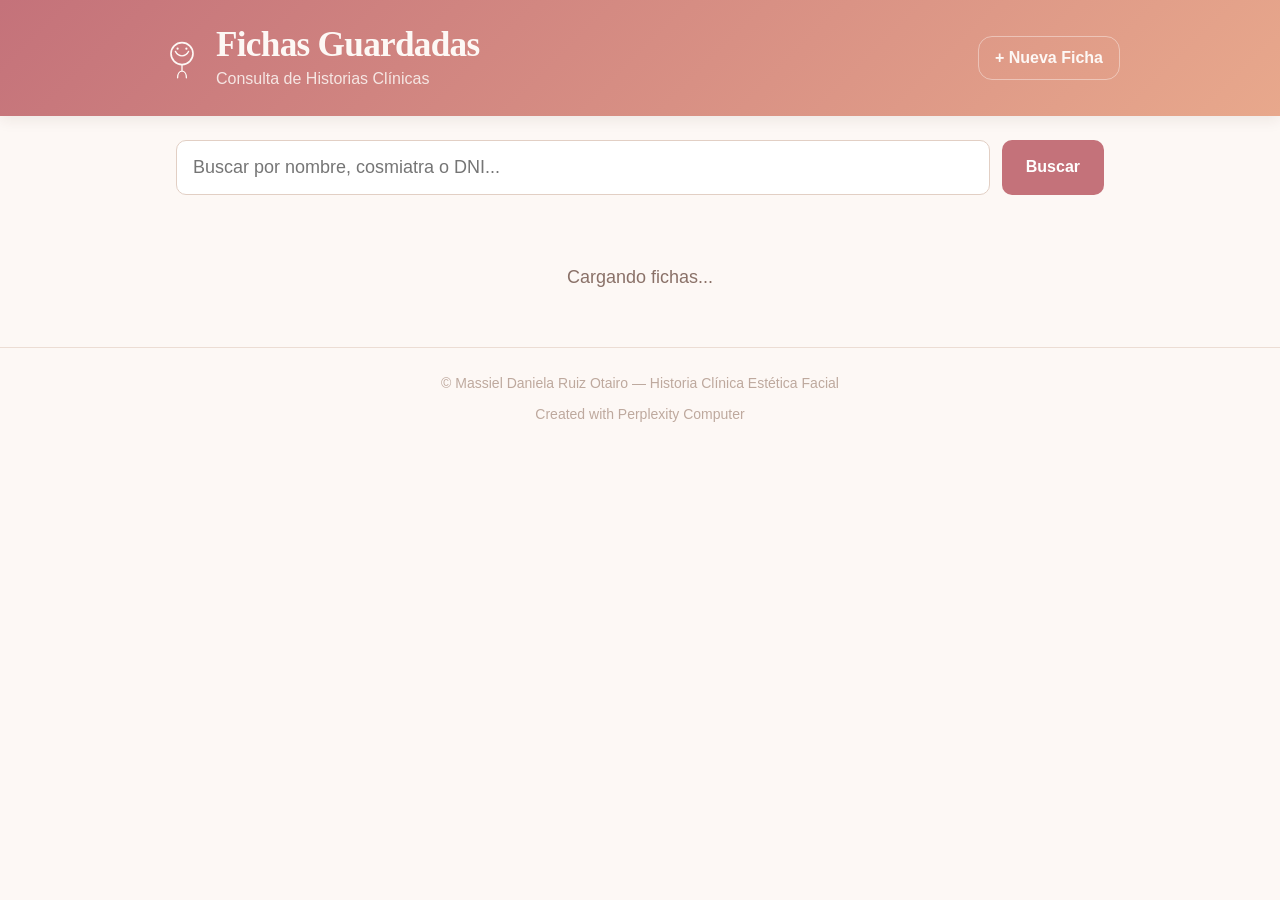
<file: fichas.html>
<!DOCTYPE html>
<html lang="es" data-theme="light">
<head>
<!--
   ______                            __
  / ____/___  ____ ___  ____  __  __/ /____  _____
 / /   / __ \/ __ `__ \/ __ \/ / / / __/ _ \/ ___/
/ /___/ /_/ / / / / / / /_/ / /_/ / /_/  __/ /
\____/\____/_/ /_/ /_/ .___/\__,_/\__/\___/_/
                    /_/
        Created with Perplexity Computer
        https://www.perplexity.ai/computer
-->
<meta name="generator" content="Perplexity Computer">
<meta name="author" content="Perplexity Computer">
<meta charset="UTF-8">
<meta name="viewport" content="width=device-width, initial-scale=1.0">
<title>Fichas Guardadas — Consulta</title>
<link href="https://api.fontshare.com/v2/css?f[]=zodiak@400,500,600,700&f[]=satoshi@300,400,500,600,700&display=swap" rel="stylesheet">
<link rel="stylesheet" href="./style.css">
<style>
  /* Panel-specific styles */
  .panel-nav {
    display: flex;
    align-items: center;
    justify-content: space-between;
    gap: var(--space-4);
    flex-wrap: wrap;
  }
  .panel-nav a {
    color: var(--color-text-inverse);
    text-decoration: none;
    font-size: var(--text-sm);
    font-weight: 600;
    padding: var(--space-2) var(--space-4);
    border: 1.5px solid rgba(255,255,255,0.4);
    border-radius: var(--radius-lg);
    transition: all var(--transition-interactive);
  }
  .panel-nav a:hover { background: rgba(255,255,255,0.15); }

  .search-bar {
    display: flex;
    gap: var(--space-3);
    margin-bottom: var(--space-5);
  }
  .search-bar input {
    flex: 1;
    padding: var(--space-3) var(--space-4);
    border: 1.5px solid var(--color-border);
    border-radius: var(--radius-md);
    font-size: var(--text-base);
    background: var(--color-surface);
  }
  .search-bar input:focus {
    outline: none;
    border-color: var(--color-primary);
    box-shadow: 0 0 0 3px var(--color-primary-light);
  }
  .search-bar button {
    padding: var(--space-3) var(--space-6);
    background: var(--color-primary);
    color: white;
    font-weight: 600;
    font-size: var(--text-sm);
    border-radius: var(--radius-md);
    border: none;
    cursor: pointer;
    min-height: 48px;
  }

  .stats-bar {
    display: flex;
    gap: var(--space-3);
    margin-bottom: var(--space-4);
    font-size: var(--text-sm);
    color: var(--color-text-muted);
  }
  .stats-bar strong {
    color: var(--color-primary);
  }

  .fichas-list {
    display: flex;
    flex-direction: column;
    gap: var(--space-3);
  }

  .ficha-card {
    background: var(--color-surface);
    border: 1px solid var(--color-divider);
    border-radius: var(--radius-lg);
    padding: var(--space-4) var(--space-5);
    display: grid;
    grid-template-columns: 1fr auto;
    gap: var(--space-3);
    align-items: center;
    transition: all var(--transition-interactive);
    cursor: pointer;
  }
  .ficha-card:hover {
    border-color: var(--color-primary);
    box-shadow: var(--shadow-md);
  }

  .ficha-info h3 {
    font-family: var(--font-body);
    font-size: var(--text-base);
    font-weight: 600;
    margin-bottom: var(--space-1);
  }
  .ficha-meta {
    display: flex;
    flex-wrap: wrap;
    gap: var(--space-2) var(--space-4);
    font-size: var(--text-xs);
    color: var(--color-text-muted);
  }
  .ficha-meta span { white-space: nowrap; }

  .ficha-actions {
    display: flex;
    gap: var(--space-2);
  }
  .btn-icon {
    width: 40px;
    height: 40px;
    border-radius: var(--radius-md);
    display: flex;
    align-items: center;
    justify-content: center;
    border: 1px solid var(--color-divider);
    background: var(--color-surface-2);
    cursor: pointer;
    transition: all var(--transition-interactive);
    color: var(--color-text-muted);
  }
  .btn-icon:hover { background: var(--color-surface-offset); color: var(--color-text); }
  .btn-icon.danger:hover { background: #fde8e8; color: var(--color-error); border-color: var(--color-error); }

  .empty-state {
    text-align: center;
    padding: var(--space-12) var(--space-4);
    color: var(--color-text-faint);
  }
  .empty-state svg { margin: 0 auto var(--space-4); opacity: 0.4; }
  .empty-state p { font-size: var(--text-sm); }

  .loading { text-align: center; padding: var(--space-8); color: var(--color-text-muted); }

  /* Detail modal */
  .modal-overlay {
    display: none;
    position: fixed;
    inset: 0;
    background: rgba(0,0,0,0.4);
    z-index: 1000;
    align-items: center;
    justify-content: center;
    padding: var(--space-4);
  }
  .modal-overlay.active { display: flex; }
  .modal {
    background: var(--color-surface);
    border-radius: var(--radius-xl);
    max-width: 700px;
    width: 100%;
    max-height: 85vh;
    overflow-y: auto;
    padding: var(--space-6);
    box-shadow: var(--shadow-lg);
  }
  .modal-header {
    display: flex;
    justify-content: space-between;
    align-items: center;
    margin-bottom: var(--space-4);
    padding-bottom: var(--space-3);
    border-bottom: 2px solid var(--color-primary-light);
  }
  .modal-header h2 {
    font-family: var(--font-display);
    font-size: var(--text-lg);
    font-weight: 600;
  }
  .modal-close {
    width: 36px; height: 36px;
    border-radius: 50%;
    border: none; background: var(--color-surface-offset);
    cursor: pointer; font-size: 18px; color: var(--color-text-muted);
    display: flex; align-items: center; justify-content: center;
  }
  .detail-grid {
    display: grid;
    grid-template-columns: 140px 1fr;
    gap: var(--space-1) var(--space-3);
    font-size: var(--text-sm);
    margin-bottom: var(--space-4);
  }
  .detail-grid dt {
    font-weight: 600;
    color: var(--color-text-muted);
    padding: var(--space-1) 0;
  }
  .detail-grid dd {
    padding: var(--space-1) 0;
    word-break: break-word;
  }
  .detail-section {
    font-family: var(--font-display);
    font-weight: 600;
    font-size: var(--text-base);
    color: var(--color-primary);
    margin: var(--space-4) 0 var(--space-2);
    padding-top: var(--space-3);
    border-top: 1px solid var(--color-divider);
  }
  .sig-preview { max-width: 250px; border: 1px solid var(--color-divider); border-radius: var(--radius-md); margin-top: var(--space-1); }
  .photo-preview-modal { max-width: 100%; border-radius: var(--radius-md); margin-top: var(--space-2); }
</style>
</head>
<body>

<header class="form-header">
  <div class="header-inner panel-nav">
    <div class="logo-area">
      <svg class="logo-icon" viewBox="0 0 40 40" fill="none" xmlns="http://www.w3.org/2000/svg" aria-label="Logo">
        <circle cx="20" cy="16" r="10" stroke="currentColor" stroke-width="1.5"/>
        <path d="M14 14c0 0 2 4 6 4s6-4 6-4" stroke="currentColor" stroke-width="1.2" stroke-linecap="round"/>
        <path d="M16 12.5a1 1 0 1 1 0-2 1 1 0 0 1 0 2zM24 12.5a1 1 0 1 1 0-2 1 1 0 0 1 0 2z" fill="currentColor"/>
        <path d="M20 26v6M16 38c0-4 2-6 4-6s4 2 4 6" stroke="currentColor" stroke-width="1.2" stroke-linecap="round"/>
      </svg>
      <div>
        <h1 class="header-title">Fichas Guardadas</h1>
        <p class="header-subtitle">Consulta de Historias Clínicas</p>
      </div>
    </div>
    <a href="./index.html">+ Nueva Ficha</a>
  </div>
</header>

<main class="form-container">
  <div class="search-bar">
    <input type="text" id="searchInput" placeholder="Buscar por nombre, cosmiatra o DNI...">
    <button onclick="buscarFichas()">Buscar</button>
  </div>

  <div class="stats-bar" id="statsBar"></div>

  <div class="fichas-list" id="fichasList">
    <div class="loading">Cargando fichas...</div>
  </div>
</main>

<!-- Detail Modal -->
<div class="modal-overlay" id="modalOverlay">
  <div class="modal">
    <div class="modal-header">
      <h2 id="modalTitle">Detalle de Ficha</h2>
      <button class="modal-close" onclick="closeModal()">&times;</button>
    </div>
    <div id="modalBody"></div>
  </div>
</div>

<footer class="form-footer">
  <p>&copy; Massiel Daniela Ruiz Otairo — Historia Clínica Estética Facial</p>
  <a href="https://www.perplexity.ai/computer" target="_blank" rel="noopener noreferrer">Created with Perplexity Computer</a>
</footer>

<script>
(function() {
  'use strict';

  const API = './api';

  // Load fichas on page load
  cargarFichas();

  // Search on Enter key
  document.getElementById('searchInput').addEventListener('keydown', (e) => {
    if (e.key === 'Enter') buscarFichas();
  });

  window.buscarFichas = function() {
    const query = document.getElementById('searchInput').value.trim();
    cargarFichas(query);
  };

  async function cargarFichas(buscar) {
    const list = document.getElementById('fichasList');
    const stats = document.getElementById('statsBar');
    list.innerHTML = '<div class="loading">Cargando fichas...</div>';

    try {
      let url = `${API}/listar.php`;
      if (buscar) url += `?buscar=${encodeURIComponent(buscar)}`;

      const res = await fetch(url);
      const data = await res.json();

      stats.innerHTML = `<span>Total: <strong>${data.total}</strong> fichas</span>`;

      if (data.fichas.length === 0) {
        list.innerHTML = `
          <div class="empty-state">
            <svg width="60" height="60" viewBox="0 0 24 24" fill="none" stroke="currentColor" stroke-width="1.5">
              <path d="M14 2H6a2 2 0 0 0-2 2v16a2 2 0 0 0 2 2h12a2 2 0 0 0 2-2V8z"/>
              <polyline points="14 2 14 8 20 8"/>
              <line x1="16" y1="13" x2="8" y2="13"/>
              <line x1="16" y1="17" x2="8" y2="17"/>
              <polyline points="10 9 9 9 8 9"/>
            </svg>
            <p>No se encontraron fichas${buscar ? ' para "' + buscar + '"' : ''}.</p>
          </div>`;
        return;
      }

      list.innerHTML = data.fichas.map(f => `
        <div class="ficha-card" onclick="verDetalle(${f.id})">
          <div class="ficha-info">
            <h3>${f.apellido_nombre || 'Sin nombre'}</h3>
            <div class="ficha-meta">
              <span>#${f.id}</span>
              <span>${f.fecha_ingreso || f.created_at?.split(' ')[0] || ''}</span>
              ${f.cosmiatra ? `<span>Cosmiatra: ${f.cosmiatra}</span>` : ''}
              ${f.edad ? `<span>${f.edad} años</span>` : ''}
              ${f.telefono ? `<span>Tel: ${f.telefono}</span>` : ''}
              ${f.biotipo ? `<span>Biotipo: ${f.biotipo}</span>` : ''}
            </div>
          </div>
          <div class="ficha-actions">
            <button class="btn-icon danger" onclick="event.stopPropagation(); eliminarFicha(${f.id}, '${(f.apellido_nombre || '').replace(/'/g, ''')}')" title="Eliminar">
              <svg width="18" height="18" viewBox="0 0 24 24" fill="none" stroke="currentColor" stroke-width="2"><polyline points="3 6 5 6 21 6"/><path d="M19 6v14a2 2 0 0 1-2 2H7a2 2 0 0 1-2-2V6m3 0V4a2 2 0 0 1 2-2h4a2 2 0 0 1 2 2v2"/></svg>
            </button>
          </div>
        </div>
      `).join('');

    } catch (err) {
      list.innerHTML = `<div class="empty-state"><p>Error al conectar con la base de datos.<br>Verifica que la configuración en api/config.php sea correcta.</p></div>`;
      stats.innerHTML = '';
    }
  }

  window.verDetalle = async function(id) {
    const overlay = document.getElementById('modalOverlay');
    const body = document.getElementById('modalBody');
    const title = document.getElementById('modalTitle');
    body.innerHTML = '<div class="loading">Cargando...</div>';
    overlay.classList.add('active');

    try {
      const res = await fetch(`${API}/listar.php?id=${id}`);
      const f = await res.json();

      title.textContent = `Ficha #${f.id} — ${f.apellido_nombre || 'Sin nombre'}`;

      let html = '';

      // Datos personales
      html += `<p class="detail-section">Datos Personales</p>`;
      html += `<dl class="detail-grid">`;
      const personales = [
        ['Cosmiatra', f.cosmiatra], ['Fecha ingreso', f.fecha_ingreso],
        ['Nombre', f.apellido_nombre], ['Domicilio', f.domicilio],
        ['Nacimiento', f.fecha_nacimiento], ['Edad', f.edad],
        ['Ocupación', f.ocupacion], ['Hijos', f.hijos],
        ['Teléfono', f.telefono], ['Biotipo', f.biotipo],
        ['Condición', f.condicion]
      ];
      personales.forEach(([l, v]) => { if (v) html += `<dt>${l}</dt><dd>${v}</dd>`; });
      html += `</dl>`;

      // Motivo
      if (f.motivo_consulta) {
        html += `<p class="detail-section">Motivo de la Consulta</p>`;
        html += `<p style="font-size:var(--text-sm)">${f.motivo_consulta}</p>`;
      }

      // Diagnóstico
      if (f.diagnostico) {
        html += `<p class="detail-section">Diagnóstico</p>`;
        html += `<p style="font-size:var(--text-sm)">${f.diagnostico}</p>`;
      }

      // Tratamiento
      if (f.tratamiento) {
        html += `<p class="detail-section">Tratamiento</p>`;
        html += `<p style="font-size:var(--text-sm)">${f.tratamiento}</p>`;
      }

      // Firmas
      if (f.firma_paciente || f.firma_cosmiatra) {
        html += `<p class="detail-section">Firmas</p>`;
        html += `<div style="display:flex;gap:var(--space-4);flex-wrap:wrap">`;
        if (f.firma_paciente) html += `<div><p style="font-size:var(--text-xs);font-weight:600;margin-bottom:var(--space-1)">Paciente</p><img class="sig-preview" src="${f.firma_paciente}" alt="Firma paciente"></div>`;
        if (f.firma_cosmiatra) html += `<div><p style="font-size:var(--text-xs);font-weight:600;margin-bottom:var(--space-1)">Cosmiatra</p><img class="sig-preview" src="${f.firma_cosmiatra}" alt="Firma cosmiatra"></div>`;
        html += `</div>`;
      }

      // Fotos
      if (f.foto_antes || f.foto_despues) {
        html += `<p class="detail-section">Fotos</p>`;
        html += `<div style="display:grid;grid-template-columns:1fr 1fr;gap:var(--space-3)">`;
        if (f.foto_antes) html += `<div><p style="font-size:var(--text-xs);font-weight:600">Antes</p><img class="photo-preview-modal" src="${f.foto_antes}" alt="Antes"></div>`;
        if (f.foto_despues) html += `<div><p style="font-size:var(--text-xs);font-weight:600">Después</p><img class="photo-preview-modal" src="${f.foto_despues}" alt="Después"></div>`;
        html += `</div>`;
      }

      body.innerHTML = html;
    } catch (err) {
      body.innerHTML = '<p>Error al cargar la ficha.</p>';
    }
  };

  window.closeModal = function() {
    document.getElementById('modalOverlay').classList.remove('active');
  };

  // Close modal on overlay click
  document.getElementById('modalOverlay').addEventListener('click', (e) => {
    if (e.target === e.currentTarget) closeModal();
  });

  window.eliminarFicha = async function(id, nombre) {
    if (!confirm(`¿Eliminar la ficha de "${nombre}"? Esta acción no se puede deshacer.`)) return;

    try {
      const res = await fetch(`${API}/eliminar.php`, {
        method: 'POST',
        headers: { 'Content-Type': 'application/json' },
        body: JSON.stringify({ id })
      });
      const result = await res.json();
      if (result.success) {
        cargarFichas();
      }
    } catch (err) {
      alert('Error al eliminar la ficha.');
    }
  };

})();
</script>
</body>
</html>
</file>
<file: style.css>
/* ========================================
   DESIGN TOKENS — Estética Facial
   Palette: Warm rose/peach (from PDF)
   ======================================== */

:root, [data-theme="light"] {
  /* Type Scale */
  --text-xs:   clamp(0.75rem,  0.7rem  + 0.25vw, 0.875rem);
  --text-sm:   clamp(0.875rem, 0.8rem  + 0.35vw, 1rem);
  --text-base: clamp(1rem,     0.95rem + 0.25vw, 1.125rem);
  --text-lg:   clamp(1.125rem, 1rem    + 0.75vw, 1.5rem);
  --text-xl:   clamp(1.5rem,   1.2rem  + 1.25vw, 2.25rem);

  /* Spacing */
  --space-1:  0.25rem;
  --space-2:  0.5rem;
  --space-3:  0.75rem;
  --space-4:  1rem;
  --space-5:  1.25rem;
  --space-6:  1.5rem;
  --space-8:  2rem;
  --space-10: 2.5rem;
  --space-12: 3rem;
  --space-16: 4rem;
  --space-20: 5rem;

  /* Surfaces — warm cream/rose */
  --color-bg:             #fdf8f5;
  --color-surface:        #ffffff;
  --color-surface-2:      #fef9f6;
  --color-surface-offset: #f8efe9;
  --color-divider:        #ecddd4;
  --color-border:         #e2cfc4;

  /* Text */
  --color-text:           #3d2e26;
  --color-text-muted:     #8a7168;
  --color-text-faint:     #bea99e;
  --color-text-inverse:   #fdf8f5;

  /* Primary — rose/blush */
  --color-primary:        #c4727a;
  --color-primary-hover:  #a85a62;
  --color-primary-active: #8e4850;
  --color-primary-light:  #f8e8ea;
  --color-primary-highlight: #f0d5d8;

  /* Accent — warm peach (from PDF watermark) */
  --color-accent:         #e8a88c;
  --color-accent-light:   #fbeee7;

  /* States */
  --color-success:        #5a8a4e;
  --color-error:          #c44d4d;

  /* Radius */
  --radius-sm: 0.375rem;
  --radius-md: 0.625rem;
  --radius-lg: 0.875rem;
  --radius-xl: 1.25rem;

  /* Transitions */
  --transition-interactive: 180ms cubic-bezier(0.16, 1, 0.3, 1);

  /* Shadows */
  --shadow-sm: 0 1px 3px rgba(60, 40, 30, 0.06);
  --shadow-md: 0 4px 14px rgba(60, 40, 30, 0.08);
  --shadow-lg: 0 10px 30px rgba(60, 40, 30, 0.1);

  /* Fonts */
  --font-display: 'Zodiak', 'Georgia', serif;
  --font-body: 'Satoshi', 'Helvetica Neue', sans-serif;
}


/* ========================================
   BASE RESET
   ======================================== */

*, *::before, *::after { box-sizing: border-box; margin: 0; padding: 0; }

html {
  -webkit-text-size-adjust: none;
  text-size-adjust: none;
  -webkit-font-smoothing: antialiased;
  -moz-osx-font-smoothing: grayscale;
  text-rendering: optimizeLegibility;
  scroll-behavior: smooth;
  scroll-padding-top: var(--space-8);
}

body {
  min-height: 100dvh;
  line-height: 1.6;
  font-family: var(--font-body);
  font-size: var(--text-base);
  color: var(--color-text);
  background-color: var(--color-bg);
}

img, picture, video, canvas, svg { display: block; max-width: 100%; height: auto; }
input, button, textarea, select { font: inherit; color: inherit; }
h1, h2, h3 { line-height: 1.2; }
button { cursor: pointer; background: none; border: none; }

:focus-visible {
  outline: 2px solid var(--color-primary);
  outline-offset: 3px;
  border-radius: var(--radius-sm);
}

::selection {
  background: var(--color-primary-highlight);
  color: var(--color-text);
}


/* ========================================
   HEADER
   ======================================== */

.form-header {
  background: linear-gradient(135deg, var(--color-primary) 0%, var(--color-accent) 100%);
  color: var(--color-text-inverse);
  padding: var(--space-6) var(--space-6);
  position: sticky;
  top: 0;
  z-index: 100;
  box-shadow: var(--shadow-md);
}

.header-inner {
  max-width: 960px;
  margin: 0 auto;
  display: flex;
  align-items: center;
  justify-content: space-between;
  gap: var(--space-4);
  flex-wrap: wrap;
}

.logo-area {
  display: flex;
  align-items: center;
  gap: var(--space-3);
}

.logo-icon {
  width: 44px;
  height: 44px;
  color: var(--color-text-inverse);
  flex-shrink: 0;
}

.header-title {
  font-family: var(--font-display);
  font-size: var(--text-xl);
  font-weight: 600;
  letter-spacing: -0.02em;
}

.header-subtitle {
  font-size: var(--text-sm);
  opacity: 0.85;
  font-weight: 400;
}

.header-brand {
  font-size: var(--text-sm);
  opacity: 0.8;
  font-weight: 500;
  text-align: right;
}


/* ========================================
   FORM CONTAINER
   ======================================== */

.form-container {
  max-width: 960px;
  margin: 0 auto;
  padding: var(--space-6) var(--space-4);
}


/* ========================================
   SECTION CARDS
   ======================================== */

.form-section {
  background: var(--color-surface);
  border-radius: var(--radius-xl);
  padding: var(--space-6);
  margin-bottom: var(--space-5);
  border: 1px solid var(--color-divider);
  box-shadow: var(--shadow-sm);
}

.section-header {
  display: flex;
  align-items: center;
  gap: var(--space-3);
  margin-bottom: var(--space-5);
  padding-bottom: var(--space-3);
  border-bottom: 2px solid var(--color-primary-light);
}

.section-number {
  font-family: var(--font-display);
  font-size: var(--text-lg);
  font-weight: 700;
  color: var(--color-primary);
  background: var(--color-primary-light);
  width: 40px;
  height: 40px;
  border-radius: 50%;
  display: flex;
  align-items: center;
  justify-content: center;
  flex-shrink: 0;
}

.section-title {
  font-family: var(--font-display);
  font-size: var(--text-lg);
  font-weight: 600;
  color: var(--color-text);
}

.section-desc {
  font-size: var(--text-sm);
  color: var(--color-text-muted);
  margin-bottom: var(--space-4);
}


/* ========================================
   FORM FIELDS
   ======================================== */

.field {
  margin-bottom: var(--space-3);
}

.field label,
.field-label {
  display: block;
  font-size: var(--text-sm);
  font-weight: 600;
  color: var(--color-text);
  margin-bottom: var(--space-1);
}

.field input[type="text"],
.field input[type="tel"],
.field input[type="number"],
.field input[type="date"],
.field input[type="email"],
.field textarea,
.field select {
  width: 100%;
  padding: var(--space-3) var(--space-4);
  border: 1.5px solid var(--color-border);
  border-radius: var(--radius-md);
  background: var(--color-surface-2);
  font-size: var(--text-base);
  color: var(--color-text);
  transition: border-color var(--transition-interactive), box-shadow var(--transition-interactive);
  -webkit-appearance: none;
  appearance: none;
}

.field input:focus,
.field textarea:focus,
.field select:focus {
  outline: none;
  border-color: var(--color-primary);
  box-shadow: 0 0 0 3px var(--color-primary-light);
}

.field textarea {
  resize: vertical;
  min-height: 80px;
}

/* Touch-optimized: bigger targets */
@media (pointer: coarse) {
  .field input[type="text"],
  .field input[type="tel"],
  .field input[type="number"],
  .field input[type="date"],
  .field input[type="email"],
  .field textarea {
    padding: var(--space-4);
    font-size: 16px; /* Prevent iOS zoom */
  }
}


/* ========================================
   GRID LAYOUTS
   ======================================== */

.field-grid {
  display: grid;
  gap: var(--space-3) var(--space-4);
}

.field-grid.cols-2 {
  grid-template-columns: 1fr 1fr;
}

.field-grid.cols-3 {
  grid-template-columns: 1fr 1fr 1fr;
}

.field-grid.cols-4 {
  grid-template-columns: 1fr 1fr 1fr 1fr;
}

@media (max-width: 600px) {
  .field-grid.cols-2,
  .field-grid.cols-3,
  .field-grid.cols-4 {
    grid-template-columns: 1fr;
  }
}

@media (min-width: 601px) and (max-width: 900px) {
  .field-grid.cols-4 {
    grid-template-columns: 1fr 1fr;
  }
  .field-grid.cols-3 {
    grid-template-columns: 1fr 1fr;
  }
}


/* ========================================
   CHIP / RADIO BUTTONS
   ======================================== */

.chip-group {
  display: flex;
  flex-wrap: wrap;
  gap: var(--space-2);
}

.chip-group.vertical {
  flex-direction: column;
}

.chip {
  cursor: pointer;
  display: inline-flex;
}

.chip input {
  position: absolute;
  opacity: 0;
  width: 0;
  height: 0;
}

.chip span {
  display: inline-block;
  padding: var(--space-2) var(--space-4);
  border: 1.5px solid var(--color-border);
  border-radius: var(--radius-lg);
  font-size: var(--text-sm);
  font-weight: 500;
  color: var(--color-text-muted);
  background: var(--color-surface-2);
  transition: all var(--transition-interactive);
  user-select: none;
  min-height: 44px;
  display: flex;
  align-items: center;
}

.chip input:checked + span {
  background: var(--color-primary);
  color: var(--color-text-inverse);
  border-color: var(--color-primary);
  box-shadow: var(--shadow-sm);
}

.chip span:active {
  transform: scale(0.96);
}

/* Small chips for Sí/No toggles */
.chip-sm {
  cursor: pointer;
  display: inline-flex;
}

.chip-sm input {
  position: absolute;
  opacity: 0;
  width: 0;
  height: 0;
}

.chip-sm span {
  display: inline-flex;
  align-items: center;
  justify-content: center;
  padding: var(--space-1) var(--space-3);
  border: 1.5px solid var(--color-border);
  border-radius: var(--radius-lg);
  font-size: var(--text-xs);
  font-weight: 600;
  color: var(--color-text-muted);
  background: var(--color-surface-2);
  transition: all var(--transition-interactive);
  min-width: 36px;
  min-height: 32px;
  user-select: none;
}

.chip-sm input:checked + span {
  background: var(--color-primary);
  color: var(--color-text-inverse);
  border-color: var(--color-primary);
}


/* ========================================
   TOGGLE ROWS (Antecedentes Sí/No)
   ======================================== */

.antecedentes-list {
  display: flex;
  flex-direction: column;
  gap: var(--space-1);
}

.toggle-row {
  display: flex;
  align-items: center;
  justify-content: space-between;
  padding: var(--space-2) var(--space-3);
  background: var(--color-surface-2);
  border-radius: var(--radius-md);
  border: 1px solid transparent;
  transition: background var(--transition-interactive);
  cursor: default;
  min-height: 44px;
}

.toggle-row:hover {
  background: var(--color-surface-offset);
}

.toggle-row > span {
  font-size: var(--text-sm);
  font-weight: 500;
}

.toggle-group {
  display: flex;
  gap: var(--space-1);
  flex-shrink: 0;
}

.antecedentes-detail {
  display: flex;
  flex-direction: column;
  gap: var(--space-1);
}


/* ========================================
   CHECKBOXES
   ======================================== */

.checkbox-label {
  display: flex;
  align-items: center;
  gap: var(--space-2);
  cursor: pointer;
  font-size: var(--text-sm);
  padding: var(--space-1) 0;
  min-height: 36px;
  user-select: none;
}

.checkbox-label input[type="checkbox"] {
  width: 20px;
  height: 20px;
  border: 2px solid var(--color-border);
  border-radius: var(--radius-sm);
  appearance: none;
  -webkit-appearance: none;
  background: var(--color-surface-2);
  cursor: pointer;
  flex-shrink: 0;
  transition: all var(--transition-interactive);
  position: relative;
}

.checkbox-label input[type="checkbox"]:checked {
  background: var(--color-primary);
  border-color: var(--color-primary);
}

.checkbox-label input[type="checkbox"]:checked::after {
  content: '';
  position: absolute;
  left: 5px;
  top: 2px;
  width: 6px;
  height: 10px;
  border: solid white;
  border-width: 0 2px 2px 0;
  transform: rotate(45deg);
}

.check-list {
  display: flex;
  flex-direction: column;
  gap: var(--space-1);
}

.sub-checks {
  padding-left: var(--space-6);
  display: flex;
  flex-direction: column;
  gap: 0;
}


/* ========================================
   PATOLOGÍAS GRID
   ======================================== */

.patologias-grid {
  display: grid;
  grid-template-columns: 1fr 1fr 1fr;
  gap: var(--space-4);
}

.patologia-col {
  display: flex;
  flex-direction: column;
  gap: var(--space-1);
}

@media (max-width: 700px) {
  .patologias-grid {
    grid-template-columns: 1fr;
  }
}

@media (min-width: 701px) and (max-width: 900px) {
  .patologias-grid {
    grid-template-columns: 1fr 1fr;
  }
}


/* ========================================
   FOTOTIPO CARDS
   ======================================== */

.fototipo-grid {
  display: grid;
  grid-template-columns: repeat(6, 1fr);
  gap: var(--space-3);
}

.fototipo-card {
  cursor: pointer;
}

.fototipo-card input {
  position: absolute;
  opacity: 0;
  width: 0;
  height: 0;
}

.fototipo-inner {
  display: flex;
  flex-direction: column;
  align-items: center;
  gap: var(--space-2);
  padding: var(--space-3);
  border: 2px solid var(--color-divider);
  border-radius: var(--radius-lg);
  transition: all var(--transition-interactive);
  background: var(--color-surface-2);
}

.fototipo-card input:checked + .fototipo-inner {
  border-color: var(--color-primary);
  background: var(--color-primary-light);
  box-shadow: 0 0 0 3px var(--color-primary-highlight);
}

.fototipo-swatch {
  width: 48px;
  height: 48px;
  border-radius: 50%;
  border: 2px solid rgba(0,0,0,0.1);
}

.fototipo-label {
  font-family: var(--font-display);
  font-size: var(--text-lg);
  font-weight: 700;
  color: var(--color-text);
}

.fototipo-desc {
  font-size: var(--text-xs);
  color: var(--color-text-muted);
  text-align: center;
}

@media (max-width: 600px) {
  .fototipo-grid {
    grid-template-columns: repeat(3, 1fr);
  }
}


/* ========================================
   CONSENT SECTION
   ======================================== */

.consent-text {
  background: var(--color-accent-light);
  border: 1px solid var(--color-divider);
  border-radius: var(--radius-md);
  padding: var(--space-4);
  font-size: var(--text-sm);
  color: var(--color-text-muted);
  line-height: 1.7;
}

.consent-text p {
  margin-bottom: var(--space-3);
  max-width: none;
}

.consent-text p:last-child {
  margin-bottom: 0;
}

.contraindications {
  margin-top: var(--space-5);
  background: var(--color-surface-2);
  border-radius: var(--radius-md);
  padding: var(--space-4);
  border: 1px solid var(--color-divider);
}

.contraindications ul {
  list-style: none;
  columns: 2;
  column-gap: var(--space-6);
  margin-top: var(--space-2);
}

.contraindications li {
  font-size: var(--text-sm);
  color: var(--color-text-muted);
  padding: var(--space-1) 0;
  padding-left: var(--space-4);
  position: relative;
  max-width: none;
  break-inside: avoid;
}

.contraindications li::before {
  content: '•';
  position: absolute;
  left: 0;
  color: var(--color-primary);
  font-weight: 700;
}

@media (max-width: 600px) {
  .contraindications ul {
    columns: 1;
  }
}


/* ========================================
   SIGNATURES
   ======================================== */

.signatures {
  display: grid;
  grid-template-columns: 1fr 1fr;
  gap: var(--space-4);
  margin-top: var(--space-5);
}

.signature-block label {
  display: block;
  font-size: var(--text-sm);
  font-weight: 600;
  margin-bottom: var(--space-2);
}

.signature-pad {
  width: 100%;
  height: 160px;
  border: 2px dashed var(--color-border);
  border-radius: var(--radius-md);
  background: var(--color-surface-2);
  cursor: crosshair;
  touch-action: none;
}

.signature-pad.signing {
  border-color: var(--color-primary);
  border-style: solid;
}

.signature-actions {
  margin-top: var(--space-2);
}

.btn-clear-sig {
  font-size: var(--text-xs);
  color: var(--color-primary);
  font-weight: 600;
  padding: var(--space-1) var(--space-3);
  border: 1px solid var(--color-primary-light);
  border-radius: var(--radius-sm);
  transition: all var(--transition-interactive);
}

.btn-clear-sig:hover {
  background: var(--color-primary-light);
}

@media (max-width: 600px) {
  .signatures {
    grid-template-columns: 1fr;
  }
}


/* ========================================
   PHOTO UPLOAD
   ======================================== */

.photo-upload label {
  display: block;
  font-size: var(--text-sm);
  font-weight: 600;
  margin-bottom: var(--space-2);
}

.photo-drop {
  border: 2px dashed var(--color-border);
  border-radius: var(--radius-lg);
  aspect-ratio: 4 / 3;
  display: flex;
  align-items: center;
  justify-content: center;
  cursor: pointer;
  transition: all var(--transition-interactive);
  overflow: hidden;
  position: relative;
  background: var(--color-surface-2);
}

.photo-drop:hover,
.photo-drop:active {
  border-color: var(--color-primary);
  background: var(--color-primary-light);
}

.photo-placeholder {
  display: flex;
  flex-direction: column;
  align-items: center;
  gap: var(--space-2);
  color: var(--color-text-faint);
  font-size: var(--text-sm);
}

.photo-preview {
  width: 100%;
  height: 100%;
  object-fit: cover;
  display: none;
}

.photo-drop.has-image .photo-placeholder {
  display: none;
}

.photo-drop.has-image .photo-preview {
  display: block;
}


/* ========================================
   FORM ACTIONS
   ======================================== */

.form-actions {
  display: flex;
  gap: var(--space-3);
  justify-content: flex-end;
  padding: var(--space-4) 0 var(--space-8);
}

.btn-primary {
  padding: var(--space-3) var(--space-8);
  background: var(--color-primary);
  color: var(--color-text-inverse);
  font-weight: 600;
  font-size: var(--text-sm);
  border-radius: var(--radius-lg);
  border: none;
  cursor: pointer;
  transition: all var(--transition-interactive);
  min-height: 48px;
  box-shadow: var(--shadow-sm);
}

.btn-primary:hover {
  background: var(--color-primary-hover);
  box-shadow: var(--shadow-md);
}

.btn-primary:active {
  background: var(--color-primary-active);
  transform: scale(0.98);
}

.btn-secondary {
  padding: var(--space-3) var(--space-6);
  background: transparent;
  color: var(--color-text-muted);
  font-weight: 500;
  font-size: var(--text-sm);
  border-radius: var(--radius-lg);
  border: 1.5px solid var(--color-border);
  cursor: pointer;
  transition: all var(--transition-interactive);
  min-height: 48px;
}

.btn-secondary:hover {
  background: var(--color-surface-offset);
  border-color: var(--color-text-muted);
}


/* ========================================
   FOOTER
   ======================================== */

.form-footer {
  text-align: center;
  padding: var(--space-6) var(--space-4);
  font-size: var(--text-xs);
  color: var(--color-text-faint);
  border-top: 1px solid var(--color-divider);
}

.form-footer a {
  color: var(--color-text-faint);
  text-decoration: none;
  display: block;
  margin-top: var(--space-2);
}

.form-footer a:hover {
  color: var(--color-primary);
}


/* ========================================
   SUCCESS TOAST
   ======================================== */

.toast {
  position: fixed;
  bottom: var(--space-6);
  left: 50%;
  transform: translateX(-50%) translateY(100px);
  background: var(--color-success);
  color: white;
  padding: var(--space-3) var(--space-6);
  border-radius: var(--radius-lg);
  font-weight: 600;
  font-size: var(--text-sm);
  box-shadow: var(--shadow-lg);
  z-index: 1000;
  opacity: 0;
  transition: all 350ms cubic-bezier(0.16, 1, 0.3, 1);
  pointer-events: none;
}

.toast.show {
  transform: translateX(-50%) translateY(0);
  opacity: 1;
}


/* ========================================
   PRINT STYLES
   ======================================== */

@media print {
  .form-header { position: static; }
  .form-section { break-inside: avoid; box-shadow: none; border: 1px solid #ddd; }
  .form-actions { display: none; }
  .btn-clear-sig { display: none; }
  body { background: white; }
}
</file>
